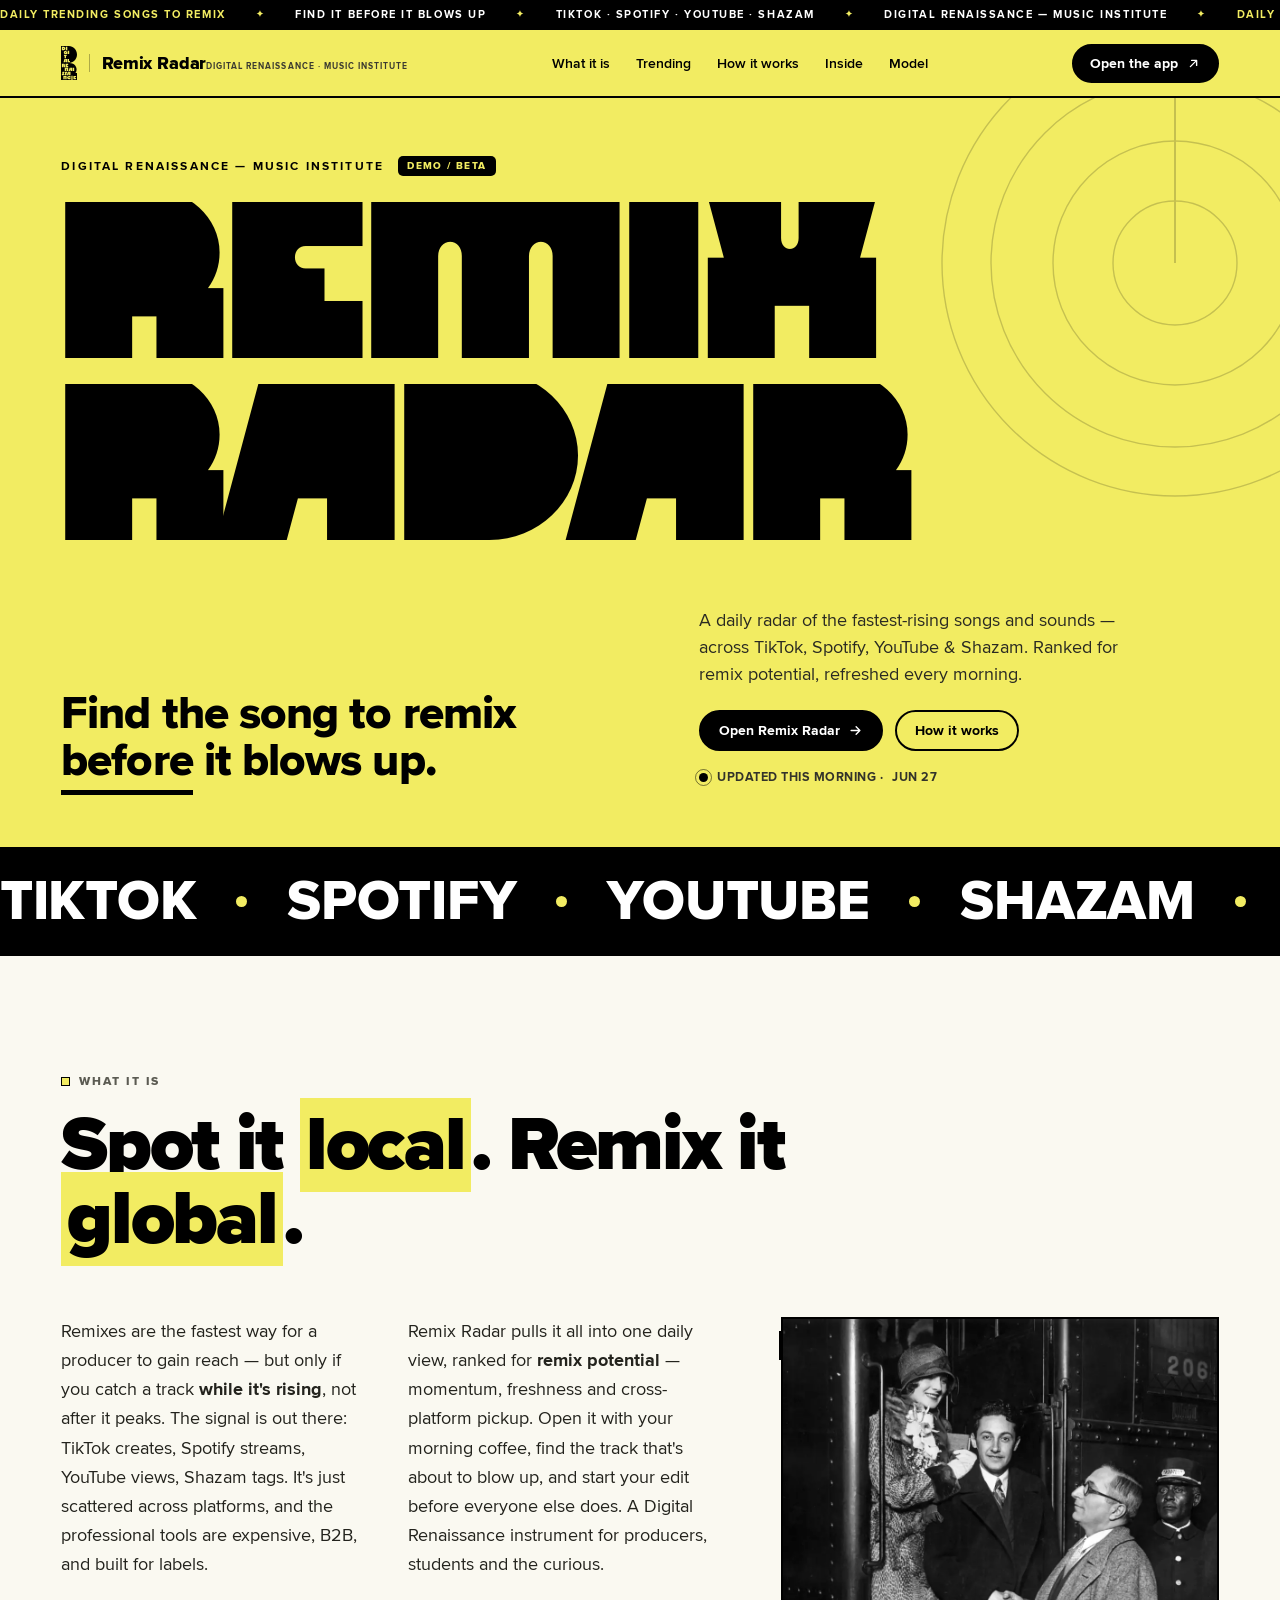
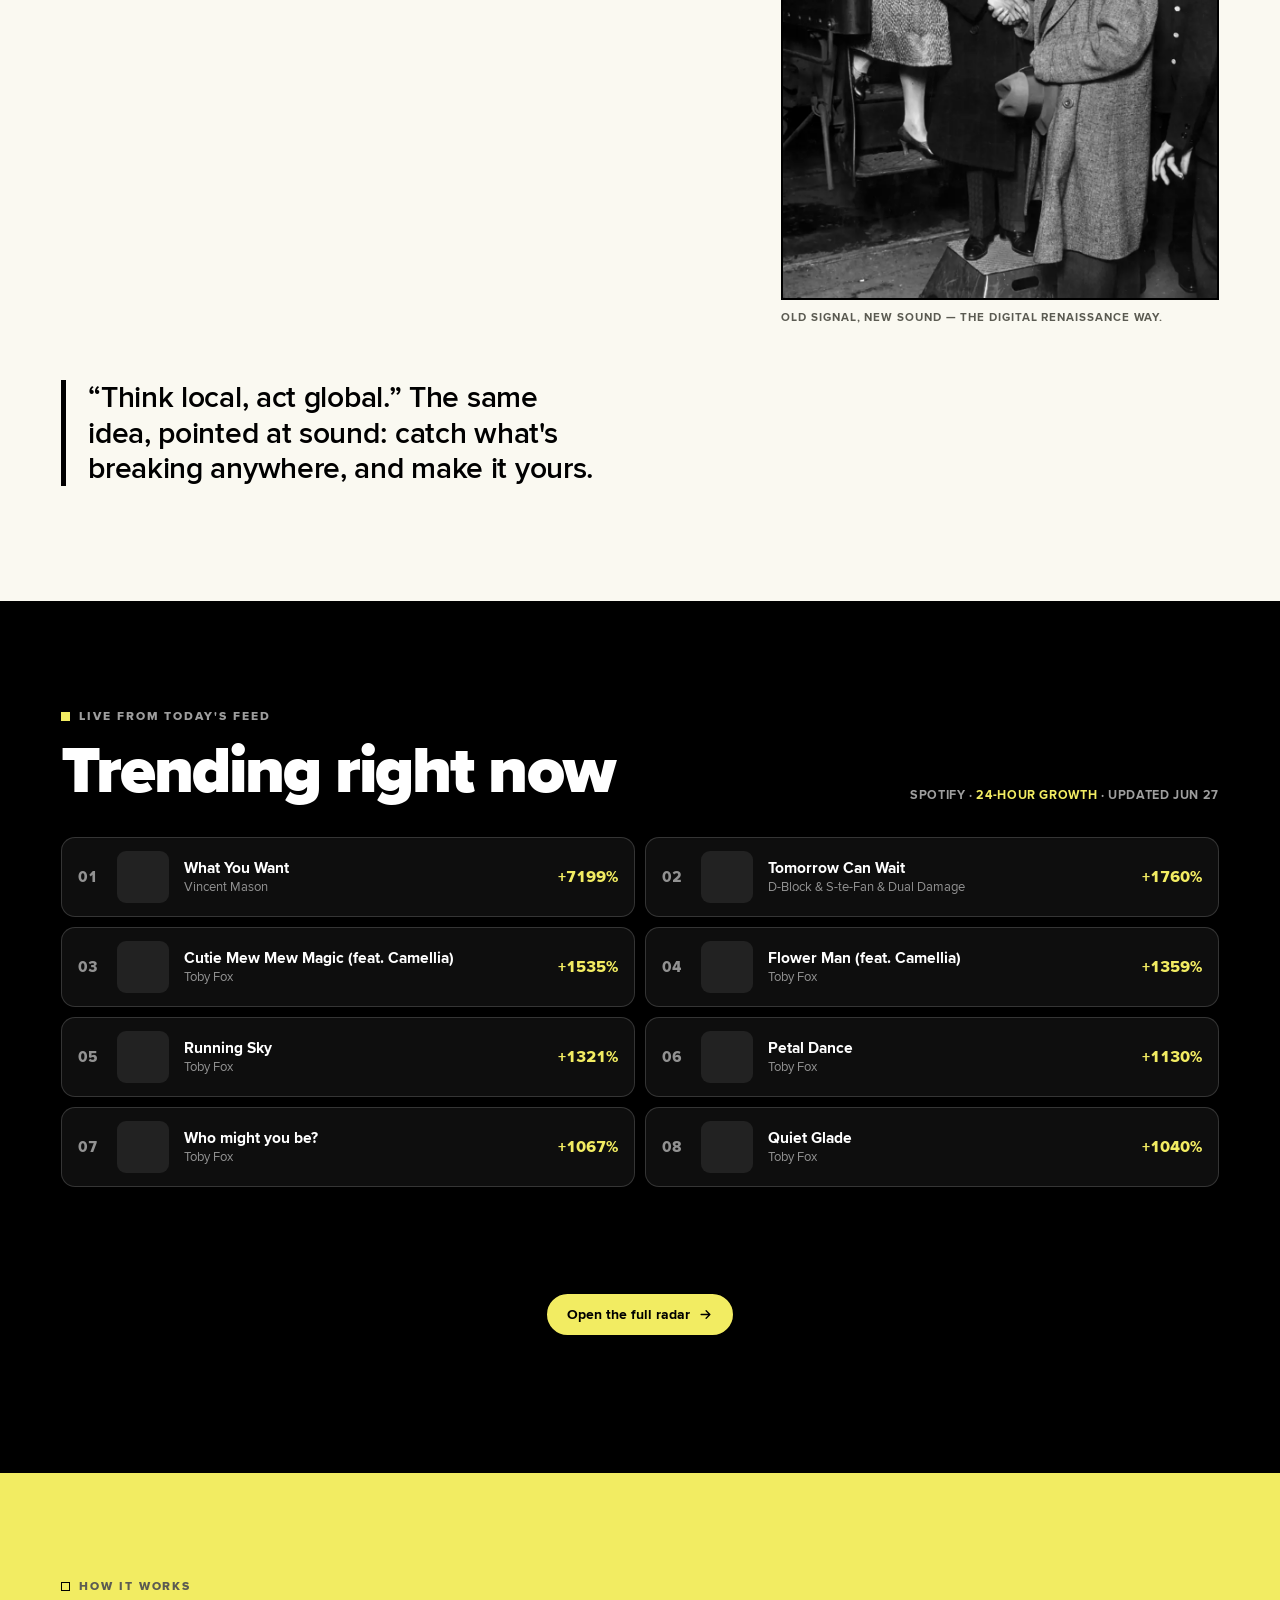
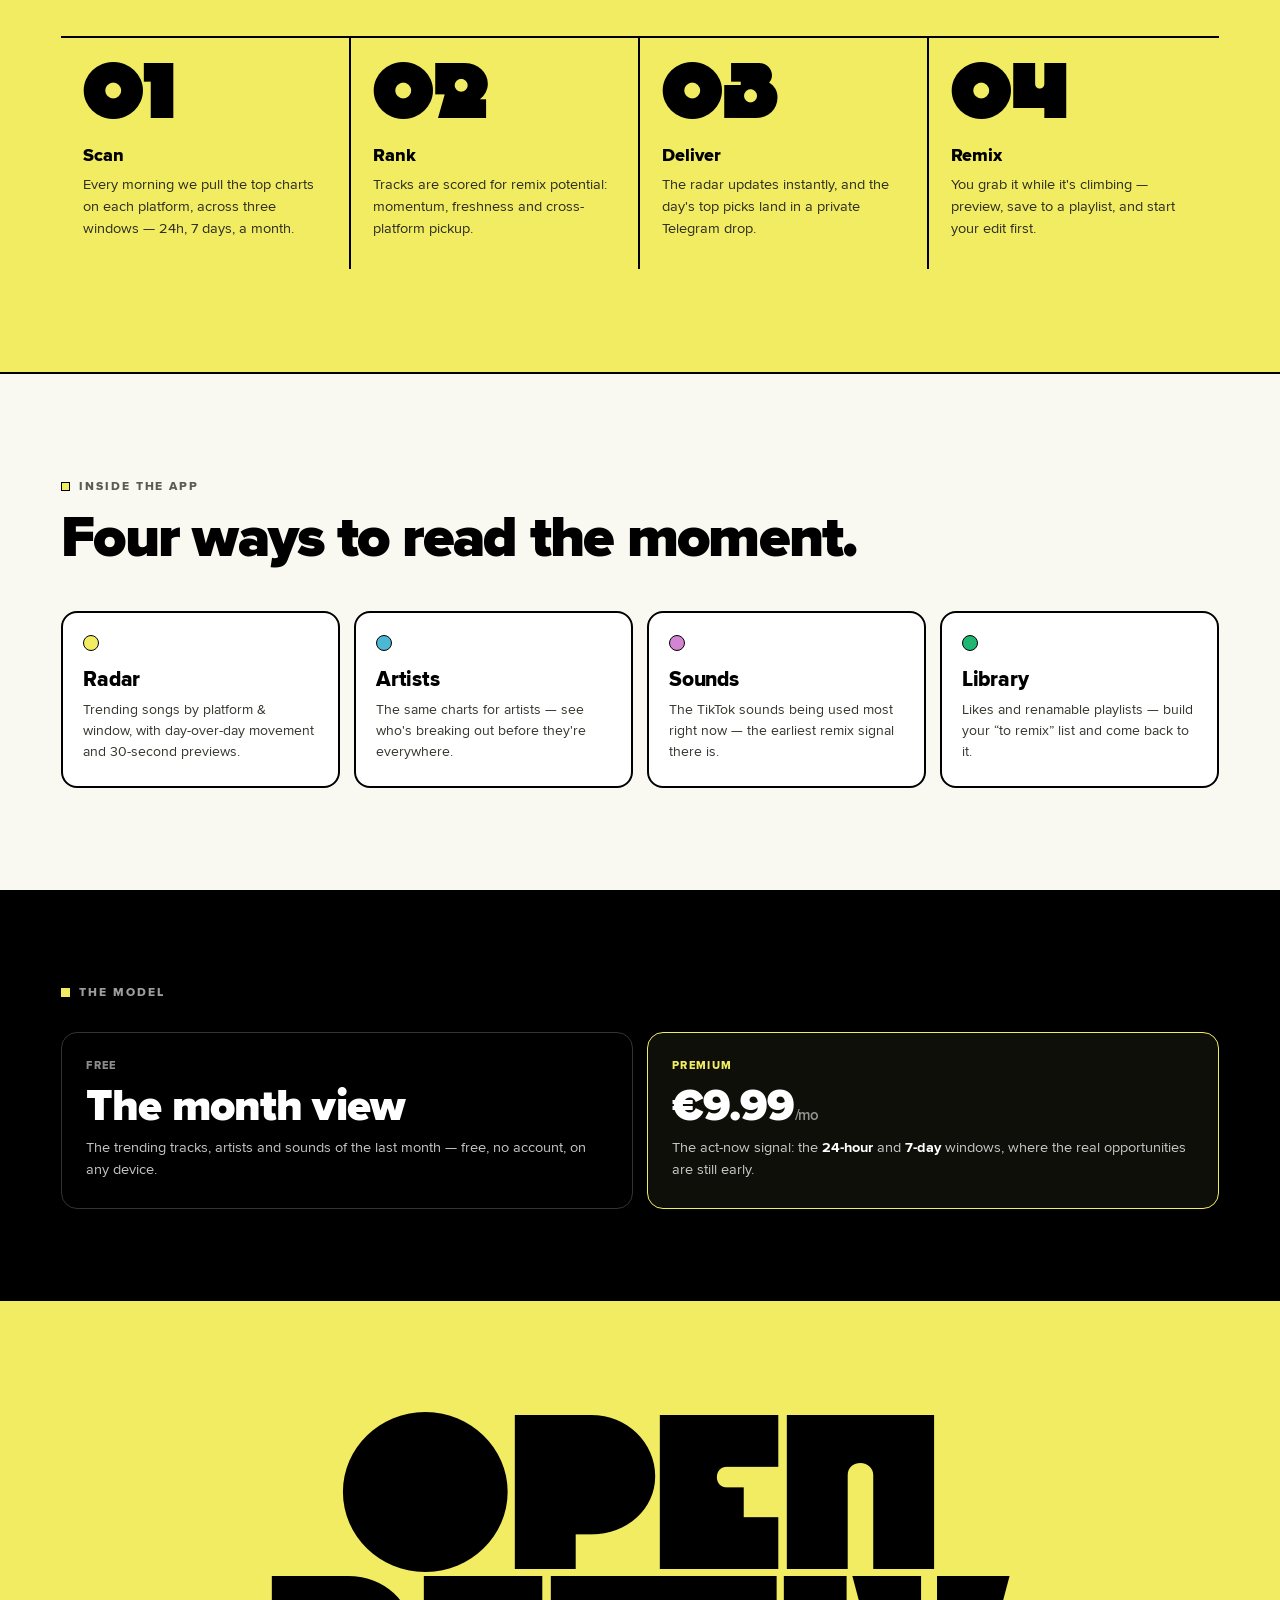
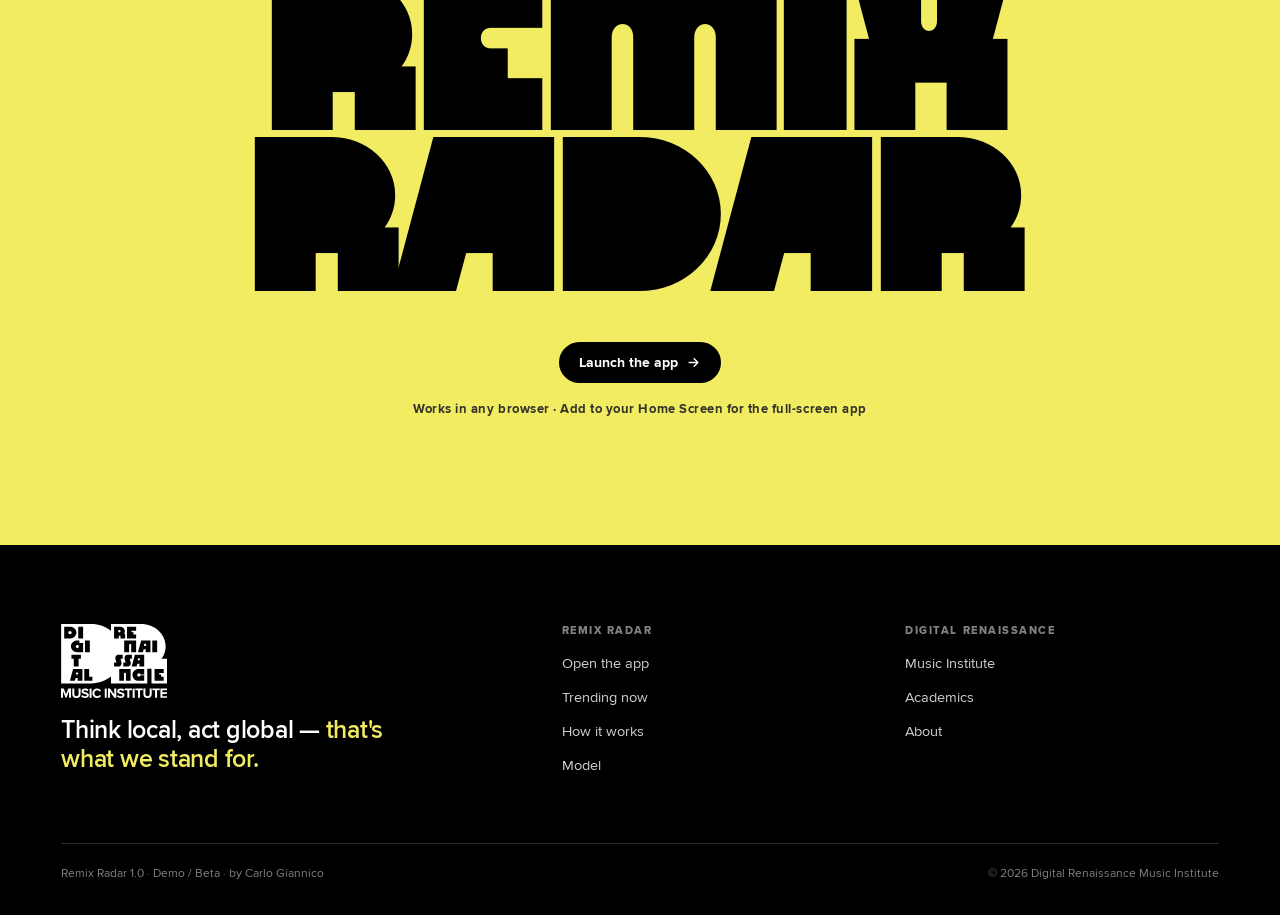
<file: index.html>
<!DOCTYPE html>
<html lang="en">
<head>
<meta charset="utf-8" />
<meta name="viewport" content="width=device-width, initial-scale=1, viewport-fit=cover" />
<title>Remix Radar — Digital Renaissance Music Institute</title>
<meta name="description" content="A daily radar of the fastest-rising songs and sounds to remix — across TikTok, Spotify, YouTube and Shazam. By the Digital Renaissance Music Institute." />
<meta name="theme-color" content="#F2EC62" />
<meta name="apple-mobile-web-app-title" content="Remix Radar" />
<link rel="icon" href="./brand/webclip.png" sizes="any" />
<link rel="apple-touch-icon" href="./brand/webclip.png" />
<meta property="og:type" content="website" />
<meta property="og:title" content="Remix Radar — find the song to remix before it blows up" />
<meta property="og:description" content="The day's fastest-rising songs and sounds to remix, across TikTok, Spotify, YouTube & Shazam. A Digital Renaissance Music Institute demo." />
<meta property="og:image" content="https://carlogiannicomusic.github.io/chartex-remix-radar-feed/brand/og.png" />
<meta property="og:image:width" content="1201" />
<meta property="og:image:height" content="601" />
<meta name="twitter:card" content="summary_large_image" />

<!-- If launched as the installed app, skip the marketing page and open the tool. -->
<script>
  try{ if (window.matchMedia('(display-mode: standalone)').matches || window.navigator.standalone === true){ location.replace('./app.html' + location.search + location.hash); } }catch(e){}
</script>

<!-- Official Digital Renaissance web fonts: Megazoid + Proxima Nova (self-hosted) -->
<link rel="preload" as="font" type="font/woff2" crossorigin href="./brand/fonts/Megazoid-Fill.woff2" />
<link rel="preload" as="font" type="font/woff2" crossorigin href="./brand/fonts/ProximaNova-Bold.woff2" />
<link rel="stylesheet" href="./brand/fonts.css" />

<style>
:root{
  /* Official DR palette (brandbook): yellow + black primary; bright group secondary */
  --yellow:#F2EC62; --byellow:#FFFF37; --ink:#000000; --paper:#FAF9F1; --paper2:#EEEDE1;
  --muted:#5b5b52;
  --blue:#4DB8D3; --peach:#F39A76; --purple:#D384D2; --green:#20B573;
  --display:'Megazoid Fill','Arial Black',Impact,sans-serif;
  --display2:'Megazoid','Arial Black',Impact,sans-serif;
  --body:'Proxima Nova','Avenir Next','Helvetica Neue',Arial,sans-serif;
  --maxw:1260px;
}
*{box-sizing:border-box;margin:0;padding:0;-webkit-tap-highlight-color:transparent;}
html{scroll-behavior:smooth;}
body{font-family:var(--body);background:var(--paper);color:var(--ink);font-weight:400;
  -webkit-font-smoothing:antialiased;text-rendering:optimizeLegibility;overflow-x:hidden;}
a{color:inherit;text-decoration:none;}
img{max-width:100%;display:block;}
.wrap{max-width:var(--maxw);margin:0 auto;padding:0 clamp(18px,4vw,52px);}
section{position:relative;}

/* ---------- ticker ---------- */
.ticker{background:var(--ink);color:#fff;overflow:hidden;white-space:nowrap;border-bottom:1.5px solid var(--ink);}
.ticker .track{display:inline-flex;align-items:center;gap:30px;padding:8px 0;animation:tick 30s linear infinite;will-change:transform;}
.ticker span{font-size:11px;font-weight:700;letter-spacing:.14em;text-transform:uppercase;display:inline-flex;align-items:center;gap:30px;}
.ticker b{color:var(--yellow);}
.ticker i{color:var(--yellow);font-style:normal;font-size:9px;}
@keyframes tick{to{transform:translateX(-50%);}}

/* ---------- nav ---------- */
.nav{position:sticky;top:0;z-index:50;background:var(--yellow);border-bottom:2px solid var(--ink);}
.nav .wrap{display:flex;align-items:center;justify-content:space-between;gap:18px;height:66px;}
.brand{display:flex;align-items:center;gap:12px;}
.brand .mark{height:34px;width:auto;}
.brand .bt{line-height:1.04;padding-left:12px;border-left:1.5px solid rgba(0,0,0,.28);}
.brand .bt .wm{font-weight:800;font-size:18px;letter-spacing:-.01em;}
.brand .bt .inst{font-size:8.5px;font-weight:700;letter-spacing:.12em;text-transform:uppercase;color:#3a3a30;}
.nav .links{display:flex;align-items:center;gap:26px;}
.nav .links a{font-size:14px;font-weight:600;position:relative;padding:4px 0;}
.nav .links a::after{content:"";position:absolute;left:0;right:100%;bottom:0;height:2px;background:var(--ink);transition:right .28s ease;}
.nav .links a:hover::after{right:0;}
.btn{display:inline-flex;align-items:center;gap:8px;font-family:var(--body);font-weight:700;font-size:14px;
  cursor:pointer;border:2px solid var(--ink);padding:10px 18px;border-radius:999px;
  transition:transform .15s ease,background .2s ease,color .2s ease;}
.btn svg{width:15px;height:15px;}
.btn-ink{background:var(--ink);color:#fff;}
.btn-ink:hover{background:transparent;color:var(--ink);transform:translateY(-1px);}
.btn-ghost{background:transparent;color:var(--ink);}
.btn-ghost:hover{background:var(--ink);color:#fff;transform:translateY(-1px);}
.btn-yellow{background:var(--yellow);color:var(--ink);border-color:var(--yellow);}
.btn-yellow:hover{background:#fff;border-color:#fff;}
.nav .btn{padding:9px 16px;}

/* ---------- hero ---------- */
.hero{position:relative;background:var(--yellow);color:var(--ink);padding:clamp(26px,5vw,58px) 0 clamp(34px,5vw,62px);overflow:hidden;}
.hero-top{display:flex;align-items:center;gap:14px;flex-wrap:wrap;margin-bottom:clamp(12px,2.6vw,26px);}
.kicker{font-size:12px;font-weight:700;letter-spacing:.18em;text-transform:uppercase;}
.demo{font-size:10px;font-weight:800;letter-spacing:.14em;text-transform:uppercase;background:var(--ink);color:var(--yellow);padding:4px 9px;border-radius:5px;}
.giant{font-family:var(--display);font-weight:400;text-transform:uppercase;line-height:.86;letter-spacing:.005em;font-size:clamp(54px,16.5vw,288px);overflow-wrap:break-word;}
.giant .line{display:block;overflow:hidden;}
.giant .line>span{display:block;transform:translateY(112%);animation:rise 1s cubic-bezier(.19,1,.22,1) forwards;}
.giant .line:nth-child(2)>span{animation-delay:.12s;}
@keyframes rise{to{transform:translateY(0);}}
.hero-foot{display:grid;grid-template-columns:1.05fr .95fr;gap:clamp(22px,5vw,70px);align-items:end;margin-top:clamp(22px,4vw,42px);}
.lede{font-weight:800;font-size:clamp(23px,5vw,46px);line-height:1.02;letter-spacing:-.02em;overflow-wrap:break-word;}
.lede em{font-style:normal;border-bottom:5px solid var(--ink);padding-bottom:1px;}
.hero-right .sub{font-size:clamp(15px,1.5vw,18px);line-height:1.5;color:#2a2a22;max-width:42ch;}
.cta-row{display:flex;gap:12px;flex-wrap:wrap;margin-top:22px;}
.liveline{display:flex;align-items:center;gap:9px;margin-top:18px;font-size:12.5px;font-weight:700;letter-spacing:.04em;color:#33332a;text-transform:uppercase;}
.pulse{width:9px;height:9px;border-radius:50%;background:var(--ink);position:relative;}
.pulse::after{content:"";position:absolute;inset:-4px;border-radius:50%;border:1.5px solid var(--ink);opacity:.5;animation:pulse 1.8s ease-out infinite;}
@keyframes pulse{0%{transform:scale(.6);opacity:.6;}100%{transform:scale(1.8);opacity:0;}}
.radar-deco{position:absolute;top:-70px;right:-130px;width:470px;height:470px;pointer-events:none;opacity:.18;}
.radar-deco circle{fill:none;stroke:var(--ink);stroke-width:1.4;}
.radar-deco .sweep{transform-origin:235px 235px;animation:spin 6s linear infinite;}
@keyframes spin{to{transform:rotate(360deg);}}

/* ---------- platform band ---------- */
.band{background:var(--ink);color:#fff;overflow:hidden;border-top:2px solid var(--ink);border-bottom:2px solid var(--ink);}
.band .track{display:inline-flex;align-items:center;gap:40px;white-space:nowrap;padding:18px 0;animation:tick 32s linear infinite;}
.band .track>span{display:inline-flex;align-items:center;gap:40px;font-weight:800;text-transform:uppercase;font-size:clamp(26px,4.4vw,56px);letter-spacing:-.005em;}
.band .dot{width:11px;height:11px;border-radius:50%;background:var(--yellow);flex:none;}
.band .o{color:transparent;-webkit-text-stroke:1.4px rgba(255,255,255,.5);}

/* ---------- eyebrow ---------- */
.eyebrow{display:inline-flex;align-items:center;gap:9px;font-size:12px;font-weight:800;letter-spacing:.16em;text-transform:uppercase;color:var(--muted);}
.eyebrow .sq{width:9px;height:9px;background:var(--yellow);border:1.5px solid var(--ink);}
.dark .eyebrow{color:rgba(255,255,255,.62);}
.dark .eyebrow .sq{background:var(--yellow);border-color:var(--yellow);}

/* ---------- about ---------- */
.about{background:var(--paper);padding:clamp(60px,9vw,128px) 0;border-bottom:2px solid var(--ink);}
.about h2{font-weight:900;font-size:clamp(34px,6vw,80px);line-height:.96;letter-spacing:-.03em;margin:18px 0 0;max-width:16ch;}
.about h2 .hl{background:var(--yellow);box-decoration-break:clone;-webkit-box-decoration-break:clone;padding:0 .08em;}
.about .grid{display:grid;grid-template-columns:1.35fr .9fr;gap:clamp(26px,5vw,64px);margin-top:clamp(34px,5vw,60px);align-items:start;}
.about .cols{display:grid;grid-template-columns:1fr 1fr;gap:clamp(20px,3vw,40px);}
.about .cols p{font-size:clamp(15px,1.5vw,18px);line-height:1.62;color:#23231d;}
.about .cols p b{font-weight:700;}
.figure{position:relative;}
.figure img{width:100%;height:100%;object-fit:cover;border:2px solid var(--ink);filter:grayscale(1) contrast(1.04);aspect-ratio:3/4;}
.figure .cap{font-size:11.5px;font-weight:700;letter-spacing:.08em;text-transform:uppercase;color:var(--muted);margin-top:10px;}
.figure .tab{position:absolute;top:14px;left:-2px;background:var(--yellow);border:2px solid var(--ink);font-weight:800;font-size:11px;letter-spacing:.1em;text-transform:uppercase;padding:6px 12px;}
.pull{font-weight:600;font-size:clamp(20px,2.4vw,30px);line-height:1.18;letter-spacing:-.01em;border-left:5px solid var(--ink);padding-left:22px;margin-top:clamp(34px,5vw,56px);max-width:30ch;}

/* ---------- trending (live) ---------- */
.dark{background:var(--ink);color:#fff;}
.trending{padding:clamp(56px,8vw,116px) 0;border-bottom:2px solid var(--ink);}
.trending .head{display:flex;align-items:flex-end;justify-content:space-between;gap:20px;flex-wrap:wrap;margin-bottom:34px;}
.trending h2{font-weight:900;font-size:clamp(32px,5.2vw,66px);line-height:.96;letter-spacing:-.03em;margin-top:14px;}
.trending .meta{font-size:12.5px;font-weight:700;letter-spacing:.05em;color:rgba(255,255,255,.62);text-transform:uppercase;}
.trending .meta b{color:var(--yellow);}
.tgrid{display:grid;grid-template-columns:repeat(2,1fr);gap:10px;}
.tr-card{display:flex;align-items:center;gap:15px;padding:13px 16px;border:1.5px solid rgba(255,255,255,.16);border-radius:14px;background:#0e0e0e;transition:border-color .2s,background .2s,transform .2s;}
.tr-card:hover{border-color:var(--yellow);background:#151510;transform:translateY(-2px);}
.tr-rank{font-weight:800;font-size:15px;width:24px;color:rgba(255,255,255,.55);font-variant-numeric:tabular-nums;flex:none;}
.tr-art{width:52px;height:52px;border-radius:9px;background:#222 center/cover no-repeat;flex:none;}
.tr-meta{flex:1;min-width:0;}
.tr-name{display:block;font-weight:700;font-size:15.5px;white-space:nowrap;overflow:hidden;text-overflow:ellipsis;}
.tr-art2{display:block;font-size:13px;color:rgba(255,255,255,.55);white-space:nowrap;overflow:hidden;text-overflow:ellipsis;margin-top:1px;}
.tr-g{font-weight:800;font-size:16px;color:rgba(255,255,255,.5);font-variant-numeric:tabular-nums;flex:none;}
.tr-g.up{color:var(--yellow);}
.tr-fallback{grid-column:1/-1;padding:30px;text-align:center;color:rgba(255,255,255,.7);border:1.5px dashed rgba(255,255,255,.2);border-radius:14px;}
.tr-fallback a{color:var(--yellow);font-weight:700;}
.tr-skeleton{height:80px;border-radius:14px;background:linear-gradient(100deg,#101010 30%,#1a1a1a 50%,#101010 70%);background-size:200% 100%;animation:sk 1.3s linear infinite;}
@keyframes sk{to{background-position:-200% 0;}}
.trending .foot{margin-top:30px;display:flex;justify-content:center;}

/* ---------- how ---------- */
.how{background:var(--yellow);color:var(--ink);padding:clamp(56px,8vw,116px) 0;border-bottom:2px solid var(--ink);}
.steps{display:grid;grid-template-columns:repeat(4,1fr);gap:0;margin-top:40px;border-top:2px solid var(--ink);}
.step{padding:26px 22px 30px;border-right:2px solid var(--ink);}
.step:last-child{border-right:none;}
.step .n{font-family:var(--display2);font-weight:400;font-size:clamp(46px,5.4vw,82px);line-height:.96;}
.step h3{font-size:18px;font-weight:800;margin:14px 0 8px;}
.step p{font-size:14.5px;line-height:1.5;color:#2a2a20;}

/* ---------- inside ---------- */
.inside{background:var(--paper);padding:clamp(56px,8vw,116px) 0;border-bottom:2px solid var(--ink);}
.inside h2{font-weight:900;font-size:clamp(30px,4.6vw,58px);line-height:.98;letter-spacing:-.03em;margin-top:14px;}
.feat{display:grid;grid-template-columns:repeat(4,1fr);gap:14px;margin-top:44px;}
.card{border:2px solid var(--ink);border-radius:16px;padding:22px 20px 24px;background:#fff;transition:transform .2s,box-shadow .2s;}
.card:hover{transform:translateY(-4px);box-shadow:7px 7px 0 var(--ink);}
.card .cdot{width:16px;height:16px;border-radius:50%;margin-bottom:16px;border:1.5px solid var(--ink);}
.card h3{font-weight:800;font-size:21px;letter-spacing:-.01em;margin-bottom:7px;}
.card p{font-size:14px;line-height:1.5;color:#33332a;}

/* ---------- model ---------- */
.model{background:var(--ink);color:#fff;padding:clamp(50px,7vw,98px) 0;border-bottom:2px solid var(--ink);}
.model .row{display:grid;grid-template-columns:1fr 1fr;gap:14px;margin-top:30px;}
.plan{border:1.5px solid rgba(255,255,255,.2);border-radius:16px;padding:26px 24px;}
.plan.pro{border-color:var(--yellow);background:#0f0f0a;}
.plan .tag{font-size:11px;font-weight:800;letter-spacing:.12em;text-transform:uppercase;color:rgba(255,255,255,.55);}
.plan.pro .tag{color:var(--yellow);}
.plan .price{font-weight:900;font-size:clamp(30px,4vw,44px);margin:8px 0 4px;letter-spacing:-.02em;}
.plan .price small{font-size:15px;font-weight:600;color:rgba(255,255,255,.55);}
.plan p{font-size:14.5px;line-height:1.55;color:rgba(255,255,255,.78);}

/* ---------- final cta ---------- */
.final{background:var(--yellow);color:var(--ink);padding:clamp(64px,10vw,148px) 0;text-align:center;border-bottom:2px solid var(--ink);overflow:hidden;}
.final h2{font-family:var(--display);font-weight:400;text-transform:uppercase;letter-spacing:.005em;line-height:.84;font-size:clamp(50px,15vw,240px);overflow-wrap:break-word;}
.final .cta-row{justify-content:center;margin-top:30px;}
.final .hint{margin-top:18px;font-size:13px;font-weight:700;letter-spacing:.04em;color:#33332a;}

/* ---------- footer ---------- */
.foot{background:var(--ink);color:#fff;padding:clamp(48px,6vw,78px) 0 34px;}
.foot .top{display:grid;grid-template-columns:1.5fr 1fr 1fr;gap:30px;align-items:start;}
.foot .siglogo{height:74px;width:auto;margin-bottom:18px;}
.foot .think{font-weight:600;font-size:clamp(18px,2vw,25px);line-height:1.14;letter-spacing:-.01em;max-width:22ch;}
.foot .think .y{color:var(--yellow);}
.foot h4{font-size:11px;font-weight:800;letter-spacing:.14em;text-transform:uppercase;color:rgba(255,255,255,.5);margin-bottom:14px;}
.foot ul{list-style:none;}
.foot li{margin-bottom:9px;}
.foot li a{font-size:14.5px;color:rgba(255,255,255,.82);display:inline-block;padding:4px 0;}
.foot li a:hover{color:var(--yellow);}
.foot .bottom{display:flex;align-items:center;justify-content:space-between;gap:16px;flex-wrap:wrap;margin-top:clamp(34px,5vw,56px);padding-top:22px;border-top:1px solid rgba(255,255,255,.16);font-size:12px;color:rgba(255,255,255,.5);}

/* ---------- focus + overflow guards ---------- */
a:focus-visible,.btn:focus-visible{outline:3px solid #000;outline-offset:3px;border-radius:4px;}
.dark a:focus-visible,.dark .btn:focus-visible,.foot a:focus-visible,.btn-ink:focus-visible,.btn-yellow:focus-visible{outline-color:var(--yellow);}
.step,.card,.cols,.plan,.tr-card,.tr-meta,.hero-right,.about .grid,.feat{min-width:0;}

/* ---------- reveal ---------- */
.reveal{opacity:0;transform:translateY(22px);transition:opacity .7s cubic-bezier(.2,.7,.2,1),transform .7s cubic-bezier(.2,.7,.2,1);transition-delay:var(--d,0ms);}
.reveal.in{opacity:1;transform:none;}
@media (prefers-reduced-motion:reduce){.reveal{opacity:1;transform:none;}.giant .line>span{animation:none;transform:none;}.ticker .track,.band .track{animation:none;}.radar-deco .sweep{animation:none;}.pulse::after{animation:none;}.tr-skeleton{animation:none;}}

/* ---------- responsive ---------- */
@media (max-width:880px){
  .nav .links{display:none;}
  .radar-deco{right:-50px;width:320px;height:320px;top:-30px;}
  .hero-foot{grid-template-columns:1fr;gap:26px;align-items:start;}
  .about h2{max-width:none;}
  .about .grid{grid-template-columns:1fr;}
  .about .cols{grid-template-columns:1fr 1fr;}
  .figure img{aspect-ratio:16/10;}
  .tgrid{grid-template-columns:1fr;}
  .steps{grid-template-columns:1fr 1fr;}
  .step:nth-child(2){border-right:none;}
  .step:nth-child(1),.step:nth-child(2){border-bottom:2px solid var(--ink);}
  .feat{grid-template-columns:1fr 1fr;}
  .model .row{grid-template-columns:1fr;}
  .foot .top{grid-template-columns:1fr;gap:26px;}
}
@media (max-width:520px){
  .about .cols{grid-template-columns:1fr;}
  .feat{grid-template-columns:1fr;}
  .steps{grid-template-columns:1fr;}
  .step{border-right:none;border-bottom:2px solid var(--ink);}
  .step:last-child{border-bottom:none;}
  .brand .bt .inst{display:none;}
}
</style>
</head>
<body>

<div class="ticker" aria-hidden="true">
  <div class="track">
    <span><b>Daily trending songs to remix</b> <i>✦</i> Find it before it blows up <i>✦</i> TikTok · Spotify · YouTube · Shazam <i>✦</i> Digital Renaissance — Music Institute <i>✦</i></span>
    <span><b>Daily trending songs to remix</b> <i>✦</i> Find it before it blows up <i>✦</i> TikTok · Spotify · YouTube · Shazam <i>✦</i> Digital Renaissance — Music Institute <i>✦</i></span>
  </div>
</div>

<nav class="nav">
  <div class="wrap">
    <a class="brand" href="#top" aria-label="Remix Radar — Digital Renaissance Music Institute">
      <img class="mark" src="./brand/dr-mark-black.svg" alt="" />
      <span class="bt"><span class="wm">Remix Radar</span><span class="inst">Digital Renaissance · Music Institute</span></span>
    </a>
    <div class="links">
      <a href="#about">What it is</a>
      <a href="#trending">Trending</a>
      <a href="#how">How it works</a>
      <a href="#inside">Inside</a>
      <a href="#model">Model</a>
    </div>
    <a class="btn btn-ink" href="./app.html">Open the app
      <svg viewBox="0 0 24 24" fill="none" stroke="currentColor" stroke-width="2.2" stroke-linecap="round" stroke-linejoin="round"><path d="M7 17 17 7M9 7h8v8"/></svg>
    </a>
  </div>
</nav>

<header class="hero" id="top">
  <svg class="radar-deco" viewBox="0 0 470 470" aria-hidden="true">
    <circle cx="235" cy="235" r="62"/><circle cx="235" cy="235" r="122"/><circle cx="235" cy="235" r="184"/><circle cx="235" cy="235" r="233"/>
    <g class="sweep"><line x1="235" y1="235" x2="235" y2="6" stroke="#000" stroke-width="2"/></g>
  </svg>
  <div class="wrap">
    <div class="hero-top">
      <span class="kicker">Digital Renaissance — Music Institute</span>
      <span class="demo">Demo / Beta</span>
    </div>
    <h1 class="giant">
      <span class="line"><span>Remix</span></span>
      <span class="line"><span>Radar</span></span>
    </h1>
    <div class="hero-foot">
      <p class="lede">Find the song to remix <em>before</em> it blows up.</p>
      <div class="hero-right">
        <p class="sub">A daily radar of the fastest-rising songs and sounds — across TikTok, Spotify, YouTube &amp; Shazam. Ranked for remix potential, refreshed every morning.</p>
        <div class="cta-row">
          <a class="btn btn-ink" href="./app.html">Open Remix Radar
            <svg viewBox="0 0 24 24" fill="none" stroke="currentColor" stroke-width="2.2" stroke-linecap="round" stroke-linejoin="round"><path d="M5 12h14M13 6l6 6-6 6"/></svg>
          </a>
          <a class="btn btn-ghost" href="#how">How it works</a>
        </div>
        <p class="liveline"><span class="pulse"></span> Updated this morning · <span id="feed-date">live</span></p>
      </div>
    </div>
  </div>
</header>

<section class="band" aria-hidden="true">
  <div class="track">
    <span>TikTok <i class="dot"></i> Spotify <i class="dot"></i> YouTube <i class="dot"></i> Shazam <i class="dot"></i> <em class="o">Remix Radar</em> <i class="dot"></i></span>
    <span>TikTok <i class="dot"></i> Spotify <i class="dot"></i> YouTube <i class="dot"></i> Shazam <i class="dot"></i> <em class="o">Remix Radar</em> <i class="dot"></i></span>
  </div>
</section>

<section class="about" id="about">
  <div class="wrap">
    <span class="eyebrow reveal"><span class="sq"></span> What it is</span>
    <h2 class="reveal" style="--d:60ms">Spot it <span class="hl">local</span>. Remix it <span class="hl">global</span>.</h2>
    <div class="grid">
      <div class="cols">
        <p class="reveal" style="--d:120ms">Remixes are the fastest way for a producer to gain reach — but only if you catch a track <b>while it's rising</b>, not after it peaks. The signal is out there: TikTok creates, Spotify streams, YouTube views, Shazam tags. It's just scattered across platforms, and the professional tools are expensive, B2B, and built for labels.</p>
        <p class="reveal" style="--d:180ms">Remix Radar pulls it all into one daily view, ranked for <b>remix potential</b> — momentum, freshness and cross-platform pickup. Open it with your morning coffee, find the track that's about to blow up, and start your edit before everyone else does. A Digital Renaissance instrument for producers, students and the curious.</p>
      </div>
      <figure class="figure reveal" style="--d:160ms">
        <span class="tab">Since always</span>
        <img src="./brand/photo-archival.webp" alt="Archival photograph — Digital Renaissance" loading="lazy" />
        <figcaption class="cap">Old signal, new sound — the Digital Renaissance way.</figcaption>
      </figure>
    </div>
    <p class="pull reveal" style="--d:120ms">“Think local, act global.” The same idea, pointed at sound: catch what's breaking anywhere, and make it yours.</p>
  </div>
</section>

<section class="trending dark" id="trending">
  <div class="wrap">
    <div class="head">
      <div>
        <span class="eyebrow reveal"><span class="sq"></span> Live from today's feed</span>
        <h2 class="reveal" style="--d:60ms">Trending right now</h2>
      </div>
      <div class="meta reveal" style="--d:120ms" id="trending-label">Spotify · <b>24-hour growth</b> · <span id="feed-date2">updating…</span></div>
    </div>
    <div class="tgrid" id="trending-grid">
      <div class="tr-skeleton"></div><div class="tr-skeleton"></div><div class="tr-skeleton"></div>
      <div class="tr-skeleton"></div><div class="tr-skeleton"></div><div class="tr-skeleton"></div>
    </div>
    <div class="foot">
      <a class="btn btn-yellow" href="./app.html">Open the full radar
        <svg viewBox="0 0 24 24" fill="none" stroke="currentColor" stroke-width="2.2" stroke-linecap="round" stroke-linejoin="round"><path d="M5 12h14M13 6l6 6-6 6"/></svg>
      </a>
    </div>
  </div>
</section>

<section class="how" id="how">
  <div class="wrap">
    <span class="eyebrow reveal"><span class="sq"></span> How it works</span>
    <div class="steps">
      <div class="step reveal"><div class="n">01</div><h3>Scan</h3><p>Every morning we pull the top charts on each platform, across three windows — 24h, 7 days, a month.</p></div>
      <div class="step reveal" style="--d:80ms"><div class="n">02</div><h3>Rank</h3><p>Tracks are scored for remix potential: momentum, freshness and cross-platform pickup.</p></div>
      <div class="step reveal" style="--d:160ms"><div class="n">03</div><h3>Deliver</h3><p>The radar updates instantly, and the day's top picks land in a private Telegram drop.</p></div>
      <div class="step reveal" style="--d:240ms"><div class="n">04</div><h3>Remix</h3><p>You grab it while it's climbing — preview, save to a playlist, and start your edit first.</p></div>
    </div>
  </div>
</section>

<section class="inside" id="inside">
  <div class="wrap">
    <span class="eyebrow reveal"><span class="sq"></span> Inside the app</span>
    <h2 class="reveal" style="--d:60ms">Four ways to read the moment.</h2>
    <div class="feat">
      <div class="card reveal"><div class="cdot" style="background:var(--yellow)"></div><h3>Radar</h3><p>Trending songs by platform &amp; window, with day-over-day movement and 30-second previews.</p></div>
      <div class="card reveal" style="--d:80ms"><div class="cdot" style="background:var(--blue)"></div><h3>Artists</h3><p>The same charts for artists — see who's breaking out before they're everywhere.</p></div>
      <div class="card reveal" style="--d:160ms"><div class="cdot" style="background:var(--purple)"></div><h3>Sounds</h3><p>The TikTok sounds being used most right now — the earliest remix signal there is.</p></div>
      <div class="card reveal" style="--d:240ms"><div class="cdot" style="background:var(--green)"></div><h3>Library</h3><p>Likes and renamable playlists — build your “to remix” list and come back to it.</p></div>
    </div>
  </div>
</section>

<section class="model dark" id="model">
  <div class="wrap">
    <span class="eyebrow reveal"><span class="sq"></span> The model</span>
    <div class="row">
      <div class="plan reveal"><div class="tag">Free</div><div class="price">The month view</div><p>The trending tracks, artists and sounds of the last month — free, no account, on any device.</p></div>
      <div class="plan pro reveal" style="--d:80ms"><div class="tag">Premium</div><div class="price">€9.99<small>/mo</small></div><p>The act-now signal: the <b style="color:#fff">24-hour</b> and <b style="color:#fff">7-day</b> windows, where the real opportunities are still early.</p></div>
    </div>
  </div>
</section>

<section class="final">
  <div class="wrap">
    <h2 class="reveal">Open<br>Remix<br>Radar</h2>
    <div class="cta-row">
      <a class="btn btn-ink" href="./app.html">Launch the app
        <svg viewBox="0 0 24 24" fill="none" stroke="currentColor" stroke-width="2.2" stroke-linecap="round" stroke-linejoin="round"><path d="M5 12h14M13 6l6 6-6 6"/></svg>
      </a>
    </div>
    <p class="hint">Works in any browser · Add to your Home Screen for the full-screen app</p>
  </div>
</section>

<footer class="foot">
  <div class="wrap">
    <div class="top">
      <div>
        <img class="siglogo" src="./brand/dr-music-institute-white.svg" alt="Digital Renaissance Music Institute" />
        <div class="think">Think local, act&nbsp;global — <span class="y">that's what we stand&nbsp;for.</span></div>
      </div>
      <div>
        <h4>Remix Radar</h4>
        <ul>
          <li><a href="./app.html">Open the app</a></li>
          <li><a href="#trending">Trending now</a></li>
          <li><a href="#how">How it works</a></li>
          <li><a href="#model">Model</a></li>
        </ul>
      </div>
      <div>
        <h4>Digital Renaissance</h4>
        <ul>
          <li><a href="https://www.digitalrenaissance.education/" target="_blank" rel="noopener">Music Institute</a></li>
          <li><a href="https://www.digitalrenaissance.education/" target="_blank" rel="noopener">Academics</a></li>
          <li><a href="https://www.digitalrenaissance.education/" target="_blank" rel="noopener">About</a></li>
        </ul>
      </div>
    </div>
    <div class="bottom">
      <span>Remix Radar 1.0 · Demo / Beta · by Carlo Giannico</span>
      <span>© 2026 Digital Renaissance Music Institute</span>
    </div>
  </div>
</footer>

<script>
var io = new IntersectionObserver(function(es){
  es.forEach(function(e){ if(e.isIntersecting){ e.target.classList.add('in'); io.unobserve(e.target); } });
},{threshold:.12, rootMargin:"0px 0px -8% 0px"});
document.querySelectorAll('.reveal').forEach(function(el){ io.observe(el); });

function esc(s){ return String(s==null?'':s).replace(/[&<>"]/g,function(c){return {'&':'&amp;','<':'&lt;','>':'&gt;','"':'&quot;'}[c];}); }

(function(){
  var grid=document.getElementById('trending-grid');
  fetch('./feed.json?t='+Date.now(),{cache:'no-store'}).then(function(r){ if(!r.ok) throw 0; return r.json(); }).then(function(d){
    var dt = d.generated_at ? new Date(d.generated_at) : null;
    var ds = (dt && !isNaN(dt)) ? dt.toLocaleDateString('en-US',{month:'short',day:'numeric'}) : null;
    if(ds){ var fd=document.getElementById('feed-date'); if(fd) fd.textContent=ds; }
    var ch=d.charts||{};
    var plat = ch.spotify ? 'spotify' : Object.keys(ch)[0];
    var pmeta=(d.platforms||[]).filter(function(p){return p.key===plat;})[0];
    var wins = ch[plat]||{};
    var win = wins['24h'] ? '24h' : Object.keys(wins)[0];
    var lbl=document.getElementById('trending-label');
    if(lbl) lbl.innerHTML=(pmeta?esc(pmeta.label):esc(plat))+' · <b>'+(win==='24h'?'24-hour growth':esc(win))+'</b> · '+(ds?('updated '+ds):'live');
    var ids=(wins[win]||[]).slice(0,8);
    var rows=ids.map(function(id){return d.tracks[id];}).filter(Boolean);
    if(!rows.length) throw 0;
    grid.innerHTML=rows.map(function(t,i){
      var g=Math.round(t[plat+'_24h_pct']||0);
      var gtxt=(g>0?'+':'')+g+'%';
      var cover=t.cover_url?(' style="background-image:url(\''+esc(t.cover_url)+'\')"'):'';
      return '<a class="tr-card reveal" href="./app.html" style="--d:'+(i*55)+'ms">'+
        '<span class="tr-rank">'+(i+1<10?'0':'')+(i+1)+'</span>'+
        '<span class="tr-art"'+cover+'></span>'+
        '<span class="tr-meta"><span class="tr-name">'+esc(t.name)+'</span><span class="tr-art2">'+esc(t.artist||'')+'</span></span>'+
        '<span class="tr-g'+(g>0?' up':'')+'">'+gtxt+'</span></a>';
    }).join('');
    grid.querySelectorAll('.reveal').forEach(function(el){ io.observe(el); });
  }).catch(function(){
    grid.innerHTML='<div class="tr-fallback">The live radar opens inside the app. <a href="./app.html">Open Remix Radar →</a></div>';
  });
})();
</script>
</body>
</html>
</file>
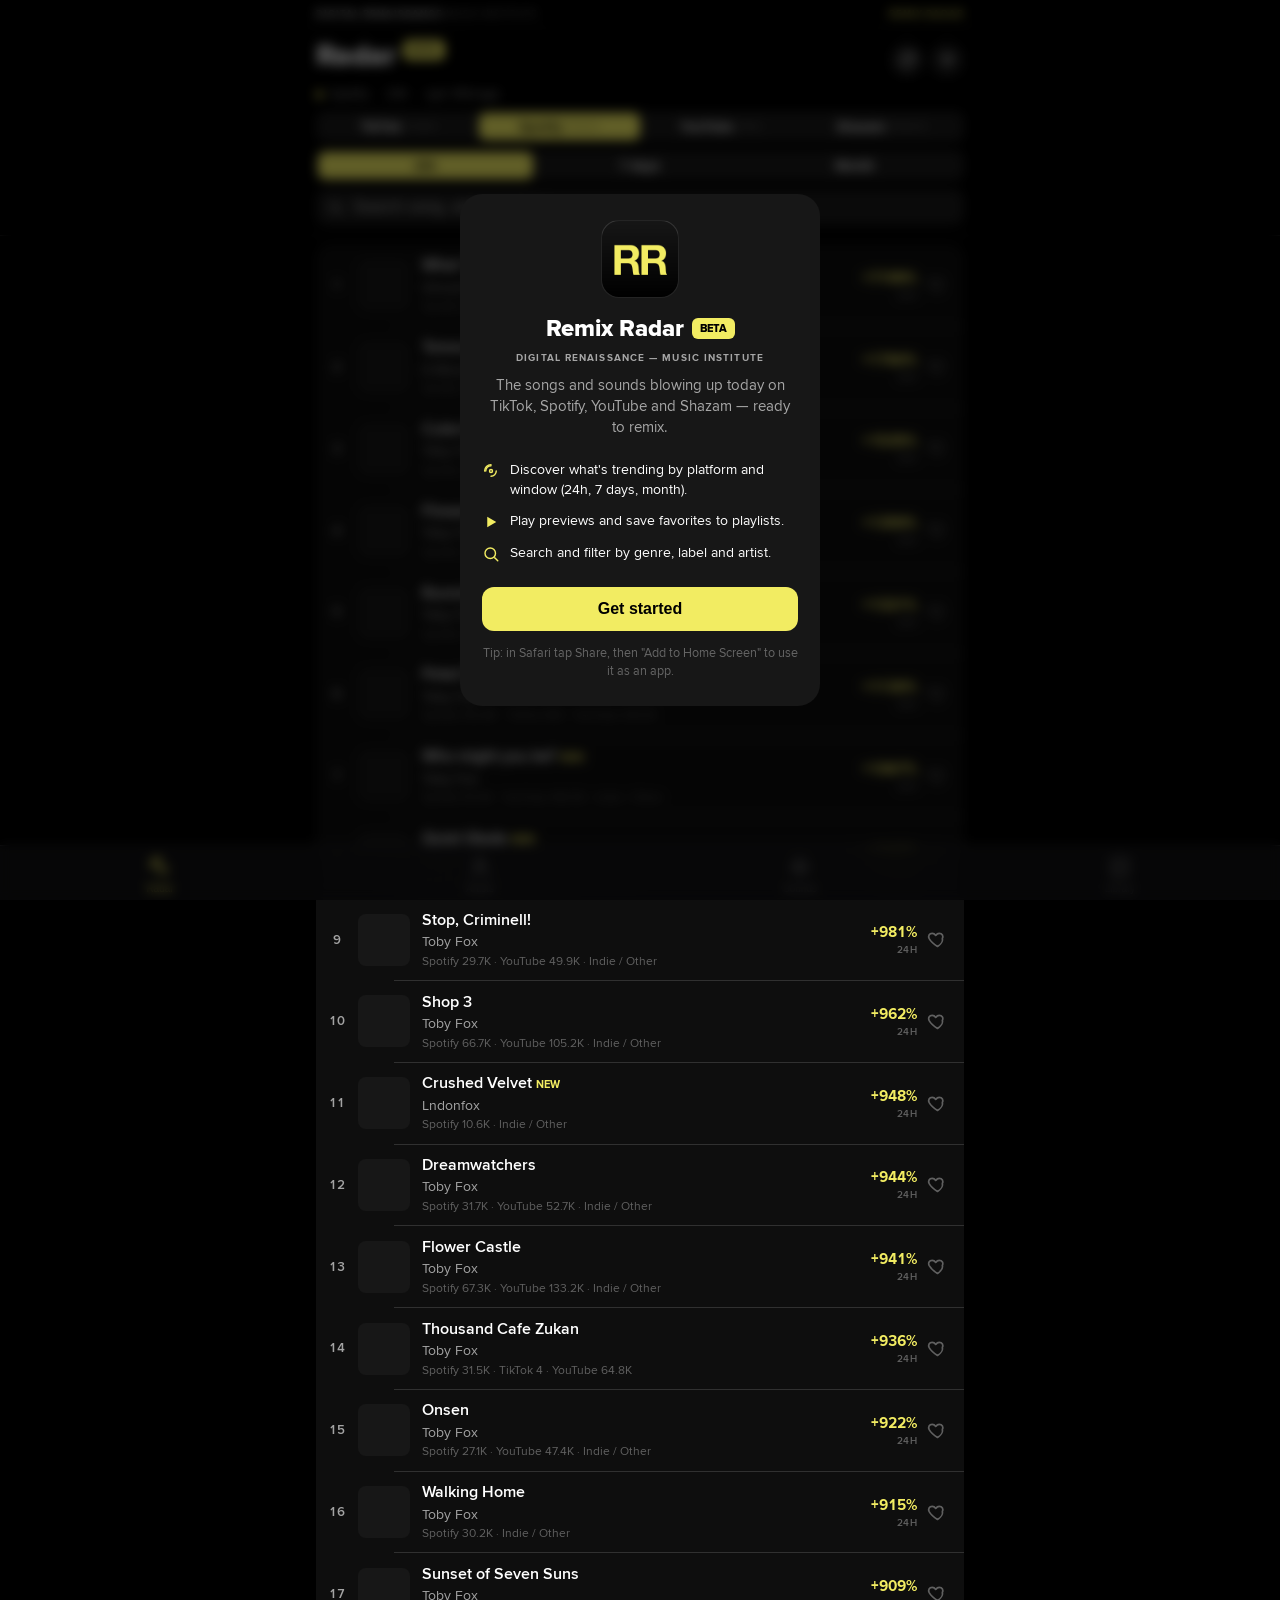
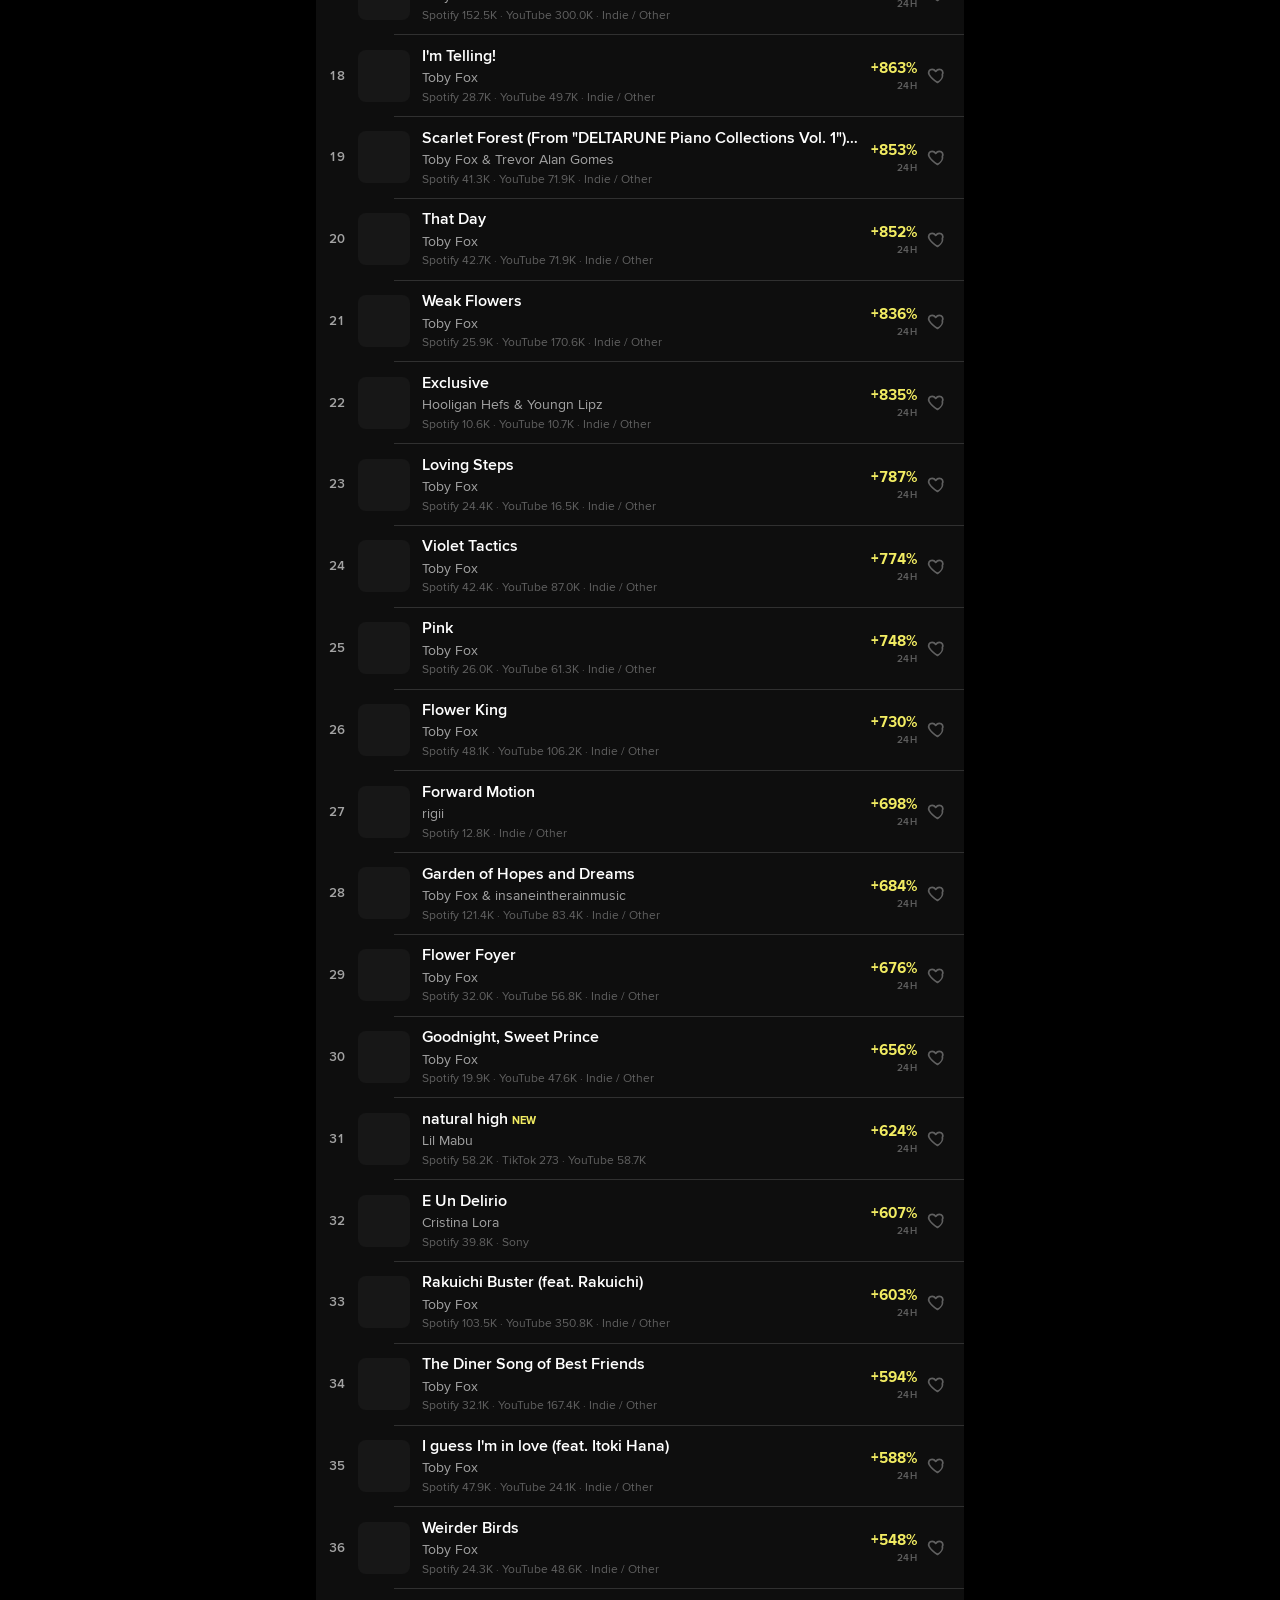
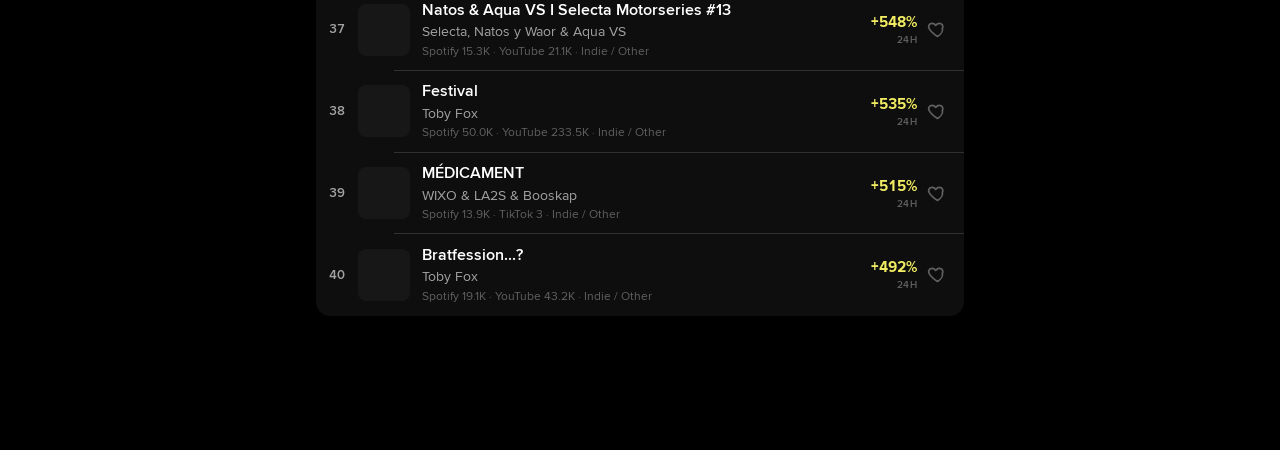
<file: app.html>
<!DOCTYPE html>
<html lang="en">
<head>
<meta charset="utf-8" />
<meta name="viewport" content="width=device-width, initial-scale=1, viewport-fit=cover, maximum-scale=1" />
<meta name="referrer" content="no-referrer" />
<title>Remix Radar</title>
<meta name="theme-color" content="#000000" />
<meta name="apple-mobile-web-app-capable" content="yes" />
<meta name="apple-mobile-web-app-status-bar-style" content="black-translucent" />
<meta name="apple-mobile-web-app-title" content="Remix Radar" />
<link rel="manifest" href="./manifest.webmanifest" />
<link rel="apple-touch-icon" href="./apple-touch-icon.png" />
<link rel="preload" as="font" type="font/woff2" crossorigin href="./brand/fonts/ProximaNova-Regular.woff2" />
<link rel="stylesheet" href="./brand/fonts.css" />
<style>
  /* Digital Renaissance visual identity: black + DR Yellow, Proxima Nova/Avenir */
  :root{
    --bg:#000000; --elev:#0E0E0E; --elev2:#171717; --fill:rgba(255,255,255,.10);
    --label:#FFFFFF; --label2:rgba(255,255,255,.62); --label3:rgba(255,255,255,.34);
    --sep:rgba(255,255,255,.14); --accent:#F2EC62; --on-accent:#000000; --green:#20B573;
    --blue:#4DB8D3; --peach:#F39A76; --purple:#D384D2; --radius:14px;
    --safe-top:env(safe-area-inset-top); --safe-bot:env(safe-area-inset-bottom);
    --font:"Proxima Nova","Avenir Next","Avenir","Helvetica Neue",-apple-system,BlinkMacSystemFont,"Segoe UI",Roboto,sans-serif;
  }
  *{box-sizing:border-box;-webkit-tap-highlight-color:transparent;}
  html,body{margin:0;padding:0;background:var(--bg);}
  body{color:var(--label); font:16px/1.4 var(--font);
    -webkit-font-smoothing:antialiased; min-height:100vh;
    padding-bottom:calc(var(--safe-bot) + 130px);}
  a{color:var(--accent);text-decoration:none;}
  .wrap{max-width:680px;margin:0 auto;padding:0 16px;}
  svg.icon{width:22px;height:22px;display:block;fill:none;stroke:currentColor;stroke-width:1.9;stroke-linecap:round;stroke-linejoin:round;}
  svg.fill{fill:currentColor;stroke:none;}

  /* Header */
  header{position:sticky;top:0;z-index:30;background:rgba(0,0,0,.72);
    backdrop-filter:saturate(180%) blur(20px);-webkit-backdrop-filter:saturate(180%) blur(20px);
    border-bottom:.5px solid var(--sep);padding-top:var(--safe-top);}
  .hbar,.sub,.controls{max-width:680px;margin-left:auto;margin-right:auto;}
  .hbar{display:flex;align-items:flex-end;justify-content:space-between;padding:6px 16px 8px;gap:10px;}
  .htitle{font-size:30px;font-weight:800;letter-spacing:-.02em;display:flex;align-items:center;gap:8px;}
  .betatag{font-size:10px;font-weight:800;letter-spacing:.08em;color:var(--on-accent);background:var(--accent);
    padding:3px 7px;border-radius:6px;transform:translateY(-6px);}
  .welcome{position:fixed;inset:0;z-index:80;background:rgba(0,0,0,.6);backdrop-filter:blur(6px);
    display:none;align-items:center;justify-content:center;padding:24px;}
  .welcome.open{display:flex;}
  .welcard{background:var(--elev2);border-radius:22px;max-width:360px;width:100%;padding:26px 22px;text-align:center;}
  .welcard .ico{width:78px;height:78px;border-radius:18px;margin:0 auto 14px;background:#000 center/cover no-repeat;border:.5px solid var(--sep);}
  .welcard h2{font-size:24px;font-weight:800;margin:0;display:flex;align-items:center;justify-content:center;gap:8px;}
  .welcard .tag{font-size:11px;font-weight:800;color:var(--on-accent);background:var(--accent);padding:3px 8px;border-radius:6px;}
  .welcard p{color:var(--label2);font-size:15px;margin:10px 0 16px;}
  .welcard ul{list-style:none;padding:0;margin:0 0 18px;text-align:left;}
  .welcard li{display:flex;gap:10px;align-items:flex-start;padding:6px 0;font-size:14px;color:var(--label);}
  .welcard li svg{width:18px;height:18px;color:var(--accent);flex:none;margin-top:2px;}
  .welcard .hint{font-size:12.5px;color:var(--label3);margin:14px 0 0;}
  .hbtns{display:flex;gap:6px;}
  .roundbtn{width:34px;height:34px;border-radius:50%;border:none;background:var(--fill);color:var(--label);
    display:flex;align-items:center;justify-content:center;cursor:pointer;}
  .roundbtn.on{background:var(--accent);color:var(--on-accent);}
  .roundbtn svg{width:19px;height:19px;}
  .sub{display:flex;gap:7px;align-items:center;padding:0 16px 8px;color:var(--label2);font-size:13px;flex-wrap:wrap;}
  .sub .dot{width:7px;height:7px;border-radius:50%;background:var(--accent);display:inline-block;}
  .brandbar{display:flex;justify-content:space-between;align-items:center;gap:10px;
    max-width:680px;margin:0 auto;padding:8px 16px 7px;border-bottom:1px solid var(--sep);
    font-size:9.5px;font-weight:700;letter-spacing:.11em;text-transform:uppercase;color:var(--label);}
  .brandbar .inst{font-weight:400;color:var(--label2);}
  .brandbar .r{color:var(--accent);}
  .sub .pipe{color:var(--label3);}
  .controls{padding:0 16px 10px;display:flex;flex-direction:column;gap:8px;}

  /* Segmented control (iOS) */
  .seg{display:flex;background:var(--fill);border-radius:9px;padding:2px;}
  .seg button{flex:1;border:none;background:none;color:var(--label);font:600 13px/1 -apple-system,sans-serif;
    padding:7px 4px;border-radius:7px;cursor:pointer;display:flex;align-items:center;justify-content:center;gap:4px;white-space:nowrap;}
  .seg button.on{background:var(--accent);color:var(--on-accent);}
  .seg button.on .sub2{color:rgba(0,0,0,.55);}
  .seg .sub2{font-size:9px;color:var(--label3);font-weight:500;}
  .seg .lk{opacity:.6;}

  /* Search */
  .search{display:flex;align-items:center;gap:7px;background:var(--fill);border-radius:10px;padding:8px 11px;}
  .search svg{width:17px;height:17px;color:var(--label2);}
  .search input{flex:1;background:none;border:none;color:var(--label);font-size:16px;outline:none;}
  .search input::placeholder{color:var(--label2);}

  /* Filter panel */
  .filters{display:none;margin-top:8px;background:var(--elev);border-radius:14px;padding:14px;}
  .filters.open{display:block;}
  .filters h4{margin:0 0 8px;font-size:12px;font-weight:600;color:var(--label2);text-transform:uppercase;letter-spacing:.03em;}
  .chips{display:flex;flex-wrap:wrap;gap:8px;}
  .chip{padding:7px 13px;border-radius:999px;background:var(--fill);color:var(--label);font-size:14px;cursor:pointer;border:none;}
  .chip.on{background:var(--accent);color:var(--on-accent);font-weight:700;}
  .mmrow{display:flex;gap:10px;margin:6px 0 12px;}
  .mmrow input{flex:1;background:var(--fill);border:none;border-radius:9px;color:var(--label);padding:9px 11px;font-size:15px;outline:none;}
  .filters .foot{display:flex;justify-content:space-between;margin-top:8px;}
  .linkbtn{background:none;border:none;color:var(--accent);font-size:15px;cursor:pointer;padding:6px 0;}

  /* Section title */
  .sectitle{font-size:22px;font-weight:700;letter-spacing:-.02em;margin:18px 4px 8px;display:flex;align-items:center;gap:8px;}
  .sectitle .cnt{color:var(--label2);font-weight:600;}
  .sectitle .add{margin-left:auto;font-size:15px;color:var(--accent);background:none;border:none;cursor:pointer;display:flex;align-items:center;gap:4px;}

  /* Grouped list */
  .group{background:var(--elev);border-radius:14px;overflow:hidden;margin:8px 0 4px;}
  .row{display:flex;align-items:center;gap:12px;padding:10px 12px;cursor:pointer;position:relative;}
  .row:not(:last-child)::after{content:"";position:absolute;left:78px;right:0;bottom:0;height:.5px;background:var(--sep);}
  .row:active{background:var(--elev2);}
  .rank{width:18px;text-align:center;font-size:13px;font-weight:600;color:var(--label2);font-variant-numeric:tabular-nums;flex:none;}
  .art{position:relative;width:52px;height:52px;border-radius:8px;flex:none;background:var(--elev2) center/cover no-repeat;overflow:hidden;}
  .art.round{border-radius:50%;}
  .art .pbtn{position:absolute;inset:0;display:flex;align-items:center;justify-content:center;background:rgba(0,0,0,.36);color:#fff;opacity:0;transition:opacity .15s;}
  .art .pbtn.show{opacity:1;}
  .art .pbtn svg{width:20px;height:20px;}
  .rbody{flex:1;min-width:0;}
  .rtitle{font-size:16px;font-weight:600;white-space:nowrap;overflow:hidden;text-overflow:ellipsis;}
  .rsub{font-size:14px;color:var(--label2);white-space:nowrap;overflow:hidden;text-overflow:ellipsis;margin-top:1px;}
  .rmeta{font-size:12px;color:var(--label3);white-space:nowrap;overflow:hidden;text-overflow:ellipsis;margin-top:2px;}
  .rtrail{display:flex;align-items:center;gap:6px;flex:none;}
  .metric{text-align:right;}
  .metric .v{font-size:15px;font-weight:700;color:var(--accent);font-variant-numeric:tabular-nums;}
  .metric .u{font-size:10px;color:var(--label3);font-weight:600;letter-spacing:.03em;}
  .delta{font-size:11px;font-weight:700;}
  .delta.up{color:var(--accent);} .delta.down{color:var(--label2);} .delta.flat{color:var(--label3);}
  .iconbtn{background:none;border:none;color:var(--label3);cursor:pointer;padding:4px;display:flex;}
  .iconbtn.lk.on{color:var(--accent);}
  .iconbtn svg{width:21px;height:21px;}
  .chev{color:var(--label3);}.chev svg{width:15px;height:15px;}

  /* Playlist row */
  .plrow{display:flex;align-items:center;gap:12px;padding:12px;cursor:pointer;position:relative;}
  .plrow:not(:last-child)::after{content:"";position:absolute;left:64px;right:0;bottom:0;height:.5px;background:var(--sep);}
  .plart{width:44px;height:44px;border-radius:9px;background:linear-gradient(135deg,#3A3A3C,#1C1C1E);display:flex;align-items:center;justify-content:center;color:var(--label2);flex:none;}
  .plname{font-size:16px;font-weight:600;}.plcount{font-size:13px;color:var(--label2);margin-top:1px;}

  .status{padding:64px 24px;text-align:center;color:var(--label2);}
  .status .big{font-size:20px;font-weight:700;color:var(--label);margin-bottom:6px;}
  .btn{display:flex;align-items:center;justify-content:center;gap:8px;padding:13px;border-radius:12px;font-size:16px;font-weight:600;cursor:pointer;border:none;width:100%;}
  .btn.fill{background:var(--accent);color:var(--on-accent);}
  .btn.tinted{background:var(--fill);color:var(--label);}
  .btn.like.on{background:rgba(242,236,98,.16);color:var(--accent);}

  /* Paywall */
  .lockbox{margin:24px 0;text-align:center;padding:24px 18px;}
  .lockbox .lc{width:64px;height:64px;border-radius:50%;background:var(--fill);display:flex;align-items:center;justify-content:center;margin:0 auto 14px;color:var(--accent);}
  .lockbox .lc svg{width:30px;height:30px;}
  .lockbox h3{font-size:22px;font-weight:700;margin:0 0 6px;}
  .lockbox p{color:var(--label2);font-size:15px;margin:0 auto 16px;max-width:330px;}
  .lockbox .price{font-size:40px;font-weight:800;}.lockbox .price small{font-size:15px;color:var(--label2);font-weight:600;}
  .lockbox ul{list-style:none;padding:0;margin:16px auto;max-width:300px;text-align:left;}
  .lockbox li{display:flex;align-items:center;gap:10px;padding:7px 0;font-size:15px;}
  .lockbox li svg{width:18px;height:18px;color:var(--green);flex:none;}
  .lockbox .actions{max-width:330px;margin:0 auto;display:flex;flex-direction:column;gap:10px;}
  .lockbox .demo{background:none;border:none;color:var(--label2);font-size:14px;cursor:pointer;}

  /* Tab bar */
  .tabbar{position:fixed;left:0;right:0;bottom:0;z-index:40;display:flex;
    background:rgba(20,20,22,.82);backdrop-filter:saturate(180%) blur(22px);-webkit-backdrop-filter:saturate(180%) blur(22px);
    border-top:.5px solid var(--sep);padding-bottom:var(--safe-bot);}
  .tab{flex:1;display:flex;flex-direction:column;align-items:center;gap:3px;background:none;border:none;
    color:var(--label3);cursor:pointer;padding:8px 0 6px;}
  .tab svg{width:26px;height:26px;} .tab span{font-size:10px;font-weight:500;}
  .tab.on{color:var(--accent);}

  /* Miniplayer */
  .miniplayer{position:fixed;left:8px;right:8px;bottom:calc(var(--safe-bot) + 58px);z-index:39;
    display:none;align-items:center;gap:11px;padding:8px 10px;border-radius:14px;
    background:rgba(44,44,46,.86);backdrop-filter:saturate(180%) blur(22px);-webkit-backdrop-filter:saturate(180%) blur(22px);
    box-shadow:0 6px 24px rgba(0,0,0,.4);overflow:hidden;}
  .miniplayer.on{display:flex;}
  .miniplayer .mart{width:40px;height:40px;border-radius:7px;background:var(--elev2) center/cover no-repeat;flex:none;}
  .miniplayer .minfo{flex:1;min-width:0;}
  .miniplayer .mn{font-size:14px;font-weight:600;white-space:nowrap;overflow:hidden;text-overflow:ellipsis;}
  .miniplayer .ma{font-size:12px;color:var(--label2);white-space:nowrap;overflow:hidden;text-overflow:ellipsis;}
  .miniplayer .mbtn{background:none;border:none;color:var(--label);cursor:pointer;display:flex;padding:6px;}
  .miniplayer .mbtn svg{width:24px;height:24px;}
  .miniplayer .mprog{position:absolute;left:0;bottom:0;height:2px;background:var(--accent);width:0;}

  /* Detail sheet */
  .sheet{position:fixed;inset:0;z-index:60;background:rgba(0,0,0,.5);display:none;align-items:flex-end;}
  .sheet.open{display:flex;}
  .sheetinner{position:relative;width:100%;max-width:680px;margin:0 auto;background:var(--elev2);
    border-radius:14px 14px 0 0;max-height:94vh;overflow-y:auto;overscroll-behavior:contain;
    padding:0 18px calc(var(--safe-bot) + 24px);will-change:transform;}
  .grab{position:sticky;top:0;padding:8px 0 4px;display:flex;justify-content:center;background:var(--elev2);z-index:3;}
  .grab i{width:36px;height:5px;border-radius:3px;background:var(--label3);}
  .closeX{position:absolute;top:10px;right:12px;width:30px;height:30px;border-radius:50%;background:var(--fill);
    color:var(--label2);border:none;display:flex;align-items:center;justify-content:center;cursor:pointer;z-index:4;}
  .closeX svg{width:15px;height:15px;}
  .dart{width:230px;height:230px;border-radius:14px;margin:8px auto 16px;background:var(--elev2) center/cover no-repeat;box-shadow:0 16px 40px rgba(0,0,0,.5);}
  .dtitle{text-align:center;font-size:22px;font-weight:700;letter-spacing:-.01em;}
  .dartist{text-align:center;font-size:17px;color:var(--label2);margin-top:2px;}
  .player{display:flex;flex-direction:column;gap:14px;margin:18px 0;}
  .player .track{width:100%;}
  .player input[type=range]{width:100%;accent-color:var(--accent);}
  .player .tt{display:flex;justify-content:space-between;font-size:11px;color:var(--label2);margin-top:2px;font-variant-numeric:tabular-nums;}
  .transport{display:flex;align-items:center;justify-content:center;gap:30px;}
  .transport .big{width:62px;height:62px;border-radius:50%;background:var(--accent);color:var(--on-accent);border:none;cursor:pointer;display:flex;align-items:center;justify-content:center;flex:none;}
  .transport .big svg{width:28px;height:28px;}
  .transport .ctl{background:none;border:none;color:var(--label);cursor:pointer;padding:6px;display:flex;}
  .transport .ctl svg{width:30px;height:30px;}
  .transport .ctl:active{opacity:.5;}
  .dtri{width:9px;height:9px;display:inline-block;vertical-align:-1px;}
  .delta.new{color:var(--accent);}
  .grid{display:grid;grid-template-columns:1fr 1fr;gap:10px;margin-bottom:16px;}
  .tile{background:var(--elev2);border-radius:12px;padding:12px;}
  .tile .k{font-size:12px;color:var(--label2);}.tile .v{font-size:19px;font-weight:700;margin-top:3px;}
  .tile .v small{font-size:12px;color:var(--green);font-weight:600;}
  .drows{background:var(--elev2);border-radius:12px;padding:2px 14px;margin-bottom:16px;}
  .drow{display:flex;gap:12px;padding:10px 0;font-size:15px;}
  .drow:not(:last-child){border-bottom:.5px solid var(--sep);}
  .drow .k{color:var(--label2);width:84px;flex:none;}
  .plpick{margin:4px 0 16px;}
  .plpick h4{font-size:12px;color:var(--label2);text-transform:uppercase;letter-spacing:.03em;margin:0 0 8px;font-weight:600;}
  .dactions{display:flex;flex-direction:column;gap:10px;}
</style>
</head>
<body>
<svg width="0" height="0" style="position:absolute" aria-hidden="true"><defs>
  <symbol id="i-radar" viewBox="0 0 24 24"><circle cx="12" cy="12" r="2"/><path d="M5 12a7 7 0 0 1 7-7"/><path d="M3.5 12a8.5 8.5 0 0 1 8.5-8.5"/><path d="M19 12a7 7 0 0 1-7 7"/></symbol>
  <symbol id="i-artists" viewBox="0 0 24 24"><circle cx="12" cy="8" r="4"/><path d="M5 20c0-3.5 3-6 7-6s7 2.5 7 6"/></symbol>
  <symbol id="i-sound" viewBox="0 0 24 24"><path d="M4 10v4M8 6v12M12 3v18M16 7v10M20 10v4"/></symbol>
  <symbol id="i-library" viewBox="0 0 24 24"><rect x="4" y="4" width="16" height="16" rx="3"/><path d="M9 9h6M9 13h6M9 17h3"/></symbol>
  <symbol id="i-heart" viewBox="0 0 24 24"><path d="M12 20s-7-4.5-9.5-9C1 8 2.5 5 6 5c2 0 3.2 1.2 4 2.3C10.8 6.2 12 5 14 5c3.5 0 5 3 3.5 6C19 15.5 12 20 12 20z"/></symbol>
  <symbol id="i-heart-fill" viewBox="0 0 24 24"><path d="M12 20s-7-4.5-9.5-9C1 8 2.5 5 6 5c2 0 3.2 1.2 4 2.3C10.8 6.2 12 5 14 5c3.5 0 5 3 3.5 6C19 15.5 12 20 12 20z" fill="currentColor" stroke="none"/></symbol>
  <symbol id="i-play" viewBox="0 0 24 24"><path d="M7 5l12 7-12 7z" fill="currentColor" stroke="none"/></symbol>
  <symbol id="i-pause" viewBox="0 0 24 24"><rect x="6" y="5" width="4" height="14" fill="currentColor" stroke="none"/><rect x="14" y="5" width="4" height="14" fill="currentColor" stroke="none"/></symbol>
  <symbol id="i-search" viewBox="0 0 24 24"><circle cx="11" cy="11" r="7"/><path d="M21 21l-4-4"/></symbol>
  <symbol id="i-filter" viewBox="0 0 24 24"><path d="M4 7h16M7 12h10M10 17h4"/></symbol>
  <symbol id="i-refresh" viewBox="0 0 24 24"><path d="M20 11a8 8 0 1 0-2 5.5"/><path d="M20 5v5h-5"/></symbol>
  <symbol id="i-chevron" viewBox="0 0 24 24"><path d="M9 6l6 6-6 6"/></symbol>
  <symbol id="i-back" viewBox="0 0 24 24"><path d="M15 6l-6 6 6 6"/></symbol>
  <symbol id="i-close" viewBox="0 0 24 24"><path d="M6 6l12 12M18 6L6 18"/></symbol>
  <symbol id="i-plus" viewBox="0 0 24 24"><path d="M12 5v14M5 12h14"/></symbol>
  <symbol id="i-lock" viewBox="0 0 24 24"><rect x="5" y="11" width="14" height="9" rx="2"/><path d="M8 11V8a4 4 0 0 1 8 0v3"/></symbol>
  <symbol id="i-check" viewBox="0 0 24 24"><path d="M5 13l4 4L19 7"/></symbol>
  <symbol id="i-ext" viewBox="0 0 24 24"><path d="M14 5h5v5M19 5l-9 9M12 5H7a2 2 0 0 0-2 2v10a2 2 0 0 0 2 2h10a2 2 0 0 0 2-2v-5"/></symbol>
  <symbol id="i-trash" viewBox="0 0 24 24"><path d="M5 7h14M9 7V5h6v2M7 7l1 12h8l1-12"/></symbol>
  <symbol id="i-edit" viewBox="0 0 24 24"><path d="M5 19h14M14 5l5 5-9 9H5v-5z"/></symbol>
  <symbol id="i-prev" viewBox="0 0 24 24"><path d="M19 5L9 12l10 7z" fill="currentColor" stroke="none"/><rect x="5" y="5" width="2.4" height="14" rx="1" fill="currentColor" stroke="none"/></symbol>
  <symbol id="i-next" viewBox="0 0 24 24"><path d="M5 5l10 7L5 19z" fill="currentColor" stroke="none"/><rect x="16.6" y="5" width="2.4" height="14" rx="1" fill="currentColor" stroke="none"/></symbol>
  <symbol id="i-up" viewBox="0 0 24 24"><path d="M12 7l6 9H6z" fill="currentColor" stroke="none"/></symbol>
  <symbol id="i-down" viewBox="0 0 24 24"><path d="M12 17l-6-9h12z" fill="currentColor" stroke="none"/></symbol>
</defs></svg>

<header>
  <div class="brandbar"><span><b>Digital Renaissance</b> <span class="inst">Music Institute</span></span><span class="r">Remix Radar</span></div>
  <div id="headerRow"></div>
  <div class="sub" id="sub"></div>
  <div class="controls" id="controls"></div>
</header>

<main class="wrap"><div id="content"><div class="status"><div class="big">Loading…</div></div></div></main>

<div class="miniplayer" id="miniplayer">
  <div class="mart" id="mpArt"></div>
  <div class="minfo"><div class="mn" id="mpName"></div><div class="ma" id="mpArtist"></div></div>
  <button class="mbtn" id="mpPrev"><svg class="icon"><use href="#i-prev"/></svg></button>
  <button class="mbtn" id="mpBtn"></button>
  <button class="mbtn" id="mpNext"><svg class="icon"><use href="#i-next"/></svg></button>
  <div class="mprog" id="mpProg"></div>
</div>

<nav class="tabbar">
  <button class="tab" id="tabRadar"><svg class="icon"><use href="#i-radar"/></svg><span>Radar</span></button>
  <button class="tab" id="tabArtists"><svg class="icon"><use href="#i-artists"/></svg><span>Artists</span></button>
  <button class="tab" id="tabSounds"><svg class="icon"><use href="#i-sound"/></svg><span>Sounds</span></button>
  <button class="tab" id="tabLib"><svg class="icon"><use href="#i-library"/></svg><span>Library</span></button>
</nav>

<div class="welcome" id="welcome"><div class="welcard">
  <div class="ico" style="background-image:url('./pwa-icon-192.png')"></div>
  <h2>Remix Radar <span class="tag">BETA</span></h2>
  <p style="text-transform:uppercase;letter-spacing:.11em;font-size:10px;font-weight:700;color:var(--label2);margin:6px 0 0;">Digital Renaissance — Music Institute</p>
  <p>The songs and sounds blowing up today on TikTok, Spotify, YouTube and Shazam — ready to remix.</p>
  <ul>
    <li><svg class="icon"><use href="#i-radar"/></svg>Discover what's trending by platform and window (24h, 7 days, month).</li>
    <li><svg class="icon"><use href="#i-play"/></svg>Play previews and save favorites to playlists.</li>
    <li><svg class="icon"><use href="#i-search"/></svg>Search and filter by genre, label and artist.</li>
  </ul>
  <button class="btn fill" id="welStart">Get started</button>
  <p class="hint">Tip: in Safari tap Share, then "Add to Home Screen" to use it as an app.</p>
</div></div>

<div class="sheet" id="sheet"><div class="sheetinner" id="sheetinner"></div></div>
<audio id="audio"></audio>

<script>
const BETA=true; // beta build: all premium windows unlocked for testers
const LS={likes:"rr_likes_v1",playlists:"rr_playlists_v1",feed:"rr_feed_v3",premium:"rr_premium",seen:"rr_seen_welcome"};
const state={feed:null,view:"radar",platform:"spotify",window:"",currentPlaylist:null,
  filter:{q:"",genres:new Set(),labels:new Set(),fresh:false,min:null,max:null},
  playingId:null,openId:null,
  artistsFeed:null,artistPlatform:null,artistWindow:null,artistQ:"",
  soundsFeed:null,soundWindow:null,soundQ:"",queue:[],
  likes:loadJSON(LS.likes,{}),playlists:loadJSON(LS.playlists,[])};
const audio=document.getElementById('audio');

function loadJSON(k,d){try{return JSON.parse(localStorage.getItem(k))??d;}catch(e){return d;}}
function saveLikes(){localStorage.setItem(LS.likes,JSON.stringify(state.likes));}
function savePlaylists(){localStorage.setItem(LS.playlists,JSON.stringify(state.playlists));}
function isPremium(){return BETA||localStorage.getItem(LS.premium)==="1";}
function setPremium(v){v?localStorage.setItem(LS.premium,"1"):localStorage.removeItem(LS.premium);}
const fmt=n=>{if(n==null||n<=0)return "—";if(n>=1e9)return (n/1e9).toFixed(1)+"B";if(n>=1e6)return (n/1e6).toFixed(1)+"M";if(n>=1e3)return (n/1e3).toFixed(1)+"K";return ""+Math.round(n);};
const esc=s=>(s==null?"":(""+s)).replace(/[&<>"]/g,c=>({"&":"&amp;","<":"&lt;",">":"&gt;",'"':"&quot;"}[c]));
const mmss=s=>{if(!isFinite(s)||s<0)s=0;const m=Math.floor(s/60),x=Math.floor(s%60);return m+":"+(x<10?"0":"")+x;};
const newId=()=>"pl_"+Math.random().toString(36).slice(2,9)+state.playlists.length;
const ic=id=>`<svg class="icon"><use href="#i-${id}"/></svg>`;
const WL={"24h":"24h","7d":"7 days","month":"Month"};
const wlabel=w=>WL[w.key]||w.label;
const tlabel=s=>s==="Indie / Altro"?"Indie / Other":s;

/* feed accessors */
function platforms(){return state.feed?.platforms||[];}
function windowsMeta(){return state.feed?.windows||[];}
function windowMeta(k){return windowsMeta().find(w=>w.key===k);}
function platformMeta(k){return platforms().find(p=>p.key===k);}
function freeWindow(){return state.feed?.free_window||"month";}
function price(){return state.feed?.premium_price_eur||9.99;}
function isLocked(k){const w=windowMeta(k);return w&&w.tier==="premium"&&!isPremium();}
function chartIds(){return (state.feed?.charts?.[state.platform]?.[state.window])||[];}
function trackById(id){
  if(state.feed?.tracks&&state.feed.tracks[id])return state.feed.tracks[id];
  if(state.soundsFeed?.sounds&&state.soundsFeed.sounds[id])return state.soundsFeed.sounds[id];
  if(state.likes[id])return state.likes[id];
  for(const p of state.playlists){const t=p.tracks.find(x=>x.id===id);if(t)return t;}
  return null;
}
function metricValue(t,p,w){if(w==="24h")return t[p+"_24h_pct"]||0;if(w==="7d")return t[p+"_7d"]||0;return t[p+"_total"]||0;}
function headline(t){const p=state.platform,w=state.window,pm=platformMeta(p);
  if(w==="24h")return {v:"+"+(t[p+"_24h_pct"]||0).toFixed(0)+"%",u:"24H"};
  return {v:fmt(metricValue(t,p,w)),u:(pm?pm.metric_label.toUpperCase():"")+(w==="7d"?" 7D":"")};}

/* likes/playlists */
const isLiked=id=>!!state.likes[id];
function toggleLike(t){const id=t.id;if(state.likes[id])delete state.likes[id];else state.likes[id]=t;saveLikes();rerender();}
function createPlaylist(name,first){const p={id:newId(),name:name||"New playlist",createdAt:new Date().toISOString(),tracks:[]};if(first)p.tracks.push(first);state.playlists.unshift(p);savePlaylists();return p;}
function renamePlaylist(id){const p=state.playlists.find(x=>x.id===id);if(!p)return;const n=prompt("Playlist name:",p.name);if(n&&n.trim()){p.name=n.trim();savePlaylists();rerender();}}
function deletePlaylist(id){const p=state.playlists.find(x=>x.id===id);if(!p)return;if(!confirm('Delete "'+p.name+'"?'))return;state.playlists=state.playlists.filter(x=>x.id!==id);savePlaylists();state.view==="playlist"?goView("library"):rerender();}
const inPlaylist=(pl,id)=>pl.tracks.some(t=>t.id===id);
function togglePlaylistTrack(plId,t){const p=state.playlists.find(x=>x.id===plId);if(!p)return;if(inPlaylist(p,t.id))p.tracks=p.tracks.filter(x=>x.id!==t.id);else p.tracks.push(t);savePlaylists();}

/* filtering */
function parseDate(s){if(!s)return null;const m=/^(\d{4})(?:-(\d{2}))?(?:-(\d{2}))?/.exec(s);return m?new Date(Date.UTC(+m[1],(m[2]?+m[2]-1:0),(m[3]?+m[3]:1))):null;}
function matches(t){const f=state.filter;
  if(f.q){const q=f.q.toLowerCase();if(!((t.name||"").toLowerCase().includes(q)||(t.artist||"").toLowerCase().includes(q)||(t.label||"").toLowerCase().includes(q)))return false;}
  if(f.labels.size&&!f.labels.has(t.label_category))return false;
  if(f.genres.size){const g=(t.genres||[]).map(x=>x.toLowerCase());if(![...f.genres].some(sel=>g.some(x=>x.includes(sel.toLowerCase()))))return false;}
  if(f.fresh){const d=parseDate(t.release_date);if(!d||(Date.now()-d.getTime())/86400000>30)return false;}
  if(f.min!=null||f.max!=null){const v=metricValue(t,state.platform,state.window);if(f.min!=null&&v<f.min)return false;if(f.max!=null&&v>f.max)return false;}
  return true;}

function deltaHTML(d){if(!d||d==="=")return "";
  if(d==="NEW")return '<span class="delta new">NEW</span>';
  if(d[0]==="↑")return '<span class="delta up"><svg class="dtri"><use href="#i-up"/></svg>'+esc(d.slice(1))+'</span>';
  if(d[0]==="↓")return '<span class="delta down"><svg class="dtri"><use href="#i-down"/></svg>'+esc(d.slice(1))+'</span>';
  return "";}

function metaBits(t){
  const b=[];
  if((t.spotify_total||0)>0)b.push("Spotify "+fmt(t.spotify_total));
  if((t.tiktok_total||0)>0)b.push("TikTok "+fmt(t.tiktok_total));
  if((t.youtube_total||0)>0)b.push("YouTube "+fmt(t.youtube_total));
  if(t.label_category)b.push(tlabel(t.label_category));
  return b.slice(0,3).join("  ·  ");
}

function trackRow(t,opt){opt=opt||{};const id=t.id;
  const cover=t.cover_url?`style="background-image:url('${esc(t.cover_url)}')"`:"";
  const playing=state.playingId===id;
  const play=t.preview_url?`<div class="pbtn ${playing?'show':''}" data-play="${esc(id)}">${ic(playing?"pause":"play")}</div>`:"";
  const rank=opt.hideRank?"":`<div class="rank">${opt.rank||""}</div>`;
  const hl=opt.library?{v:"+"+(t.spotify_24h_pct||0).toFixed(0)+"%",u:"24H"}:headline(t);
  const trail=opt.removeFrom
    ? `<button class="iconbtn" data-rm="${esc(id)}">${ic("trash")}</button>`
    : `<div class="metric"><div class="v">${hl.v}</div><div class="u">${esc(hl.u)}</div></div>
       <button class="iconbtn lk ${isLiked(id)?'on':''}" data-like="${esc(id)}">${ic(isLiked(id)?"heart-fill":"heart")}</button>`;
  return `<div class="row" data-open="${esc(id)}">
    ${rank}
    <div class="art" ${cover}>${play}</div>
    <div class="rbody"><div class="rtitle">${esc(t.name)} ${deltaHTML(t.delta)}</div>
      <div class="rsub">${esc(t.artist)}</div><div class="rmeta">${metaBits(t)}</div></div>
    <div class="rtrail">${trail}</div></div>`;
}

function bindRows(scope,opt){opt=opt||{};
  scope.querySelectorAll('[data-open]').forEach(el=>el.addEventListener('click',e=>{if(e.target.closest('[data-play]')||e.target.closest('[data-like]')||e.target.closest('[data-rm]'))return;openDetail(el.dataset.open);}));
  scope.querySelectorAll('[data-play]').forEach(el=>el.addEventListener('click',e=>{e.stopPropagation();togglePlay(el.dataset.play);}));
  scope.querySelectorAll('[data-like]').forEach(el=>el.addEventListener('click',e=>{e.stopPropagation();const t=trackById(el.dataset.like);if(t)toggleLike(t);}));
  scope.querySelectorAll('[data-rm]').forEach(el=>el.addEventListener('click',e=>{e.stopPropagation();const id=el.dataset.rm;
    if(opt.removeFrom==="likes"){delete state.likes[id];saveLikes();rerender();}
    else if(opt.removeFrom){const p=state.playlists.find(x=>x.id===opt.removeFrom);if(p){p.tracks=p.tracks.filter(x=>x.id!==id);savePlaylists();rerender();}}}));
}

/* render */
function rerender(){render();if(document.getElementById('sheet').classList.contains('open')&&state.openId)refreshDetailStateOnly();syncMiniplayer();}
function render(){syncHeader();syncTabs();renderControls();
  const c=document.getElementById('content');
  if(state.view==="radar")return renderRadar(c);
  if(state.view==="artists")return renderArtists(c);
  if(state.view==="sounds")return renderSounds(c);
  if(state.view==="library")return renderLibrary(c);
  if(state.view==="playlist")return renderPlaylist(c);
}

function renderRadar(c){
  if(!state.feed){c.innerHTML='<div class="status"><div class="big">Loading…</div></div>';return;}
  if(isLocked(state.window)){c.innerHTML=paywallHTML(windowMeta(state.window));bindPaywall(c);return;}
  const ids=chartIds();const rows=ids.map(id=>state.feed.tracks[id]).filter(Boolean).filter(matches);
  state.queue=rows.map(t=>t.id);
  if(!rows.length){c.innerHTML='<div class="status"><div class="big">No results</div>No tracks match these filters.<br><br><button class="btn tinted" id="rs2" style="max-width:200px;margin:0 auto;">Reset filters</button></div>';document.getElementById('rs2').onclick=resetFilters;return;}
  c.innerHTML='<div class="group">'+rows.map(t=>trackRow(t,{rank:ids.indexOf(t.id)+1})).join('')+'</div>';
  bindRows(c);
}

function paywallHTML(wm){
  return `<div class="lockbox">
    <div class="lc">${ic("lock")}</div>
    <h3>${esc(wm?wlabel(wm):"")} · Premium</h3>
    <p>The 24h and 7-day trends let you catch songs blowing up before they saturate, on every platform.</p>
    <div class="price">€${price().toFixed(2)}<small> / month</small></div>
    <ul>
      <li>${ic("check")} 24h and 7 days on every platform</li>
      <li>${ic("check")} Search and filters by genre and label</li>
      <li>${ic("check")} Unlimited favorites and playlists</li>
    </ul>
    <div class="actions">
      <button class="btn fill" id="subBtn">Subscribe</button>
      <button class="demo" id="demoBtn">Unlock in demo mode</button>
    </div>
  </div>`;
}
function bindPaywall(c){c.querySelector('#subBtn').onclick=()=>alert("Payments go live at launch (Apple In-App Purchase / Stripe). For now use the demo unlock to try it.");c.querySelector('#demoBtn').onclick=()=>{setPremium(true);render();};}

function renderLibrary(c){const liked=Object.values(state.likes);state.queue=liked.map(t=>t.id);let h='';
  h+=`<div class="sectitle">Favorites <span class="cnt">${liked.length}</span></div>`;
  h+= liked.length?'<div class="group">'+liked.map(t=>trackRow(t,{hideRank:true,library:true})).join('')+'</div>':'<div class="status">No saved tracks. Tap the heart on a track to save it.</div>';
  h+=`<div class="sectitle">Playlist <span class="cnt">${state.playlists.length}</span><button class="add" id="newPl">${ic("plus")} New</button></div>`;
  h+= state.playlists.length?'<div class="group">'+state.playlists.map(p=>`<div class="plrow" data-pl="${p.id}"><div class="plart">${ic("library")}</div><div style="flex:1"><div class="plname">${esc(p.name)}</div><div class="plcount">${p.tracks.length} track${p.tracks.length===1?'':'s'}</div></div><span class="chev">${ic("chevron")}</span></div>`).join('')+'</div>':'<div class="status">No playlists. Create one for tracks to remix.</div>';
  c.innerHTML=h;bindRows(c,{removeFrom:"likes"});
  document.getElementById('newPl').onclick=()=>{const n=prompt("New playlist name:","To remix");if(n&&n.trim()){createPlaylist(n.trim());rerender();}};
  c.querySelectorAll('[data-pl]').forEach(el=>el.onclick=()=>{state.currentPlaylist=el.dataset.pl;goView("playlist");});
}
function renderPlaylist(c){const p=state.playlists.find(x=>x.id===state.currentPlaylist);if(!p){goView("library");return;}
  state.queue=p.tracks.map(t=>t.id);
  c.innerHTML=p.tracks.length?'<div class="group">'+p.tracks.map(t=>trackRow(t,{hideRank:true,library:true,removeFrom:p.id})).join('')+'</div>':'<div class="status">Empty playlist.<br>Open a track and tap "Add to playlist".</div>';
  bindRows(c,{removeFrom:p.id});}

/* ---- Artists ---- */
function aPlatforms(){return state.artistsFeed?.platforms||[];}
function aWindows(){return state.artistsFeed?.windows||[];}
function aWindowMeta(k){return aWindows().find(w=>w.key===k);}
function aPlatformMeta(k){return aPlatforms().find(p=>p.key===k);}
function aLocked(k){const w=aWindowMeta(k);return w&&w.tier==="premium"&&!isPremium();}
function aMetricValue(a,p,w){if(w==="24h")return a[p+"_24h_pct"]||0;if(w==="7d")return a[p+"_7d"]||0;return a[p+"_total"]||0;}
function aHeadline(a){const p=state.artistPlatform,w=state.artistWindow,pm=aPlatformMeta(p);
  if(w==="24h")return {v:"+"+(a[p+"_24h_pct"]||0).toFixed(0)+"%",u:"24H"};return {v:fmt(aMetricValue(a,p,w)),u:(pm?pm.metric_label.toUpperCase():"")+(w==="7d"?" 7D":"")};}
async function loadArtists(){try{const r=await fetch("./artists.json?t="+Date.now(),{cache:"no-store"});if(!r.ok)throw 0;state.artistsFeed=await r.json();
  if(!state.artistPlatform)state.artistPlatform=(aPlatforms()[1]||aPlatforms()[0])?.key||"spotify";
  if(!state.artistWindow)state.artistWindow=isPremium()?(aWindows()[0]?.key||"24h"):(state.artistsFeed.free_window||"month");
  if(state.view==="artists")render();}catch(e){if(state.view==="artists")document.getElementById('content').innerHTML='<div class="status"><div class="big">Error</div>Unable to load artists.</div>';}}
function renderArtists(c){
  if(!state.artistsFeed){c.innerHTML='<div class="status"><div class="big">Loading…</div></div>';return;}
  if(aLocked(state.artistWindow)){c.innerHTML=paywallHTML(aWindowMeta(state.artistWindow));bindPaywall(c);return;}
  const ids=(state.artistsFeed.charts?.[state.artistPlatform]?.[state.artistWindow])||[];
  let rows=ids.map(id=>state.artistsFeed.artists[id]).filter(Boolean);
  if(state.artistQ){const q=state.artistQ.toLowerCase();rows=rows.filter(a=>(a.name||"").toLowerCase().includes(q));}
  if(!rows.length){c.innerHTML='<div class="status"><div class="big">No results</div></div>';return;}
  c.innerHTML='<div class="group">'+rows.map(a=>artistRow(a,ids.indexOf(a.id)+1)).join('')+'</div>';
  c.querySelectorAll('[data-artist]').forEach(el=>el.onclick=()=>{const a=state.artistsFeed.artists[el.dataset.artist];if(a&&a.spotify_id)window.open("https://open.spotify.com/artist/"+a.spotify_id,"_blank");});
}
function artistRow(a,rank){const hl=aHeadline(a);
  const img=a.image_url?`style="background-image:url('${esc(a.image_url)}')"`:"";
  const b=[];if((a.spotify_total||0)>0)b.push("Spotify "+fmt(a.spotify_total));if((a.tiktok_total||0)>0)b.push("TikTok "+fmt(a.tiktok_total));if((a.youtube_total||0)>0)b.push("YouTube "+fmt(a.youtube_total));
  return `<div class="row" data-artist="${esc(a.id)}"><div class="rank">${rank}</div>
    <div class="art round" ${img}></div>
    <div class="rbody"><div class="rtitle">${esc(a.name)}</div><div class="rmeta">${b.slice(0,3).join("  ·  ")}</div></div>
    <div class="rtrail"><div class="metric"><div class="v">${hl.v}</div><div class="u">${esc(hl.u)}</div></div><span class="chev">${ic("chevron")}</span></div></div>`;
}

/* ---- Sounds ---- */
function sWindows(){return state.soundsFeed?.windows||[];}
function sWindowMeta(k){return sWindows().find(w=>w.key===k);}
function sLocked(k){const w=sWindowMeta(k);return w&&w.tier==="premium"&&!isPremium();}
function sField(w){return w==="24h"?"video_24h":w==="7d"?"video_7d":"video_total";}
function sHeadline(s){const w=state.soundWindow;return {v:fmt(s[sField(w)]||0),u:"VIDEO"+(w==="7d"?" 7D":w==="24h"?" 24H":"")};}
async function loadSounds(){try{const r=await fetch("./sounds.json?t="+Date.now(),{cache:"no-store"});if(!r.ok)throw 0;state.soundsFeed=await r.json();
  Object.values(state.soundsFeed.sounds||{}).forEach(s=>{if(!s.cover_url)s.cover_url=s.image_url;});
  if(!state.soundWindow)state.soundWindow=isPremium()?(sWindows()[0]?.key||"24h"):(state.soundsFeed.free_window||"month");
  if(state.view==="sounds")render();}catch(e){if(state.view==="sounds")document.getElementById('content').innerHTML='<div class="status"><div class="big">Error</div>Unable to load sounds.</div>';}}
function renderSounds(c){
  if(!state.soundsFeed){c.innerHTML='<div class="status"><div class="big">Loading…</div></div>';return;}
  if(sLocked(state.soundWindow)){c.innerHTML=paywallHTML(sWindowMeta(state.soundWindow));bindPaywall(c);return;}
  const ids=(state.soundsFeed.charts?.[state.soundWindow])||[];
  let rows=ids.map(id=>state.soundsFeed.sounds[id]).filter(Boolean);
  if(state.soundQ){const q=state.soundQ.toLowerCase();rows=rows.filter(s=>(s.name||"").toLowerCase().includes(q)||(s.song_name||"").toLowerCase().includes(q)||(s.artist||"").toLowerCase().includes(q));}
  state.queue=rows.map(s=>s.id);
  if(!rows.length){c.innerHTML='<div class="status"><div class="big">No results</div></div>';return;}
  c.innerHTML='<div class="group">'+rows.map(s=>soundRow(s,ids.indexOf(s.id)+1)).join('')+'</div>';
  c.querySelectorAll('[data-sound]').forEach(el=>el.addEventListener('click',e=>{if(e.target.closest('[data-play]'))return;const s=state.soundsFeed.sounds[el.dataset.sound];if(s&&s.official_link)window.open(s.official_link,"_blank");}));
  c.querySelectorAll('[data-play]').forEach(el=>el.addEventListener('click',e=>{e.stopPropagation();togglePlay(el.dataset.play);}));
}
function soundRow(s,rank){const hl=sHeadline(s);
  const cover=s.image_url?`style="background-image:url('${esc(s.image_url)}')"`:"";
  const playing=state.playingId===s.id;
  const play=s.play_url?`<div class="pbtn ${playing?'show':''}" data-play="${esc(s.id)}">${ic(playing?"pause":"play")}</div>`:"";
  const sub=s.song_name?esc(s.song_name)+(s.artist?" · "+esc(s.artist):""):esc(s.creator||"");
  const b=[];if((s.views||0)>0)b.push("Views "+fmt(s.views));if((s.likes||0)>0)b.push("Like "+fmt(s.likes));
  return `<div class="row" data-sound="${esc(s.id)}"><div class="rank">${rank}</div>
    <div class="art" ${cover}>${play}</div>
    <div class="rbody"><div class="rtitle">${esc(s.name||s.song_name||"Sound")}</div><div class="rsub">${sub}</div><div class="rmeta">${b.join("  ·  ")}</div></div>
    <div class="rtrail"><div class="metric"><div class="v">${hl.v}</div><div class="u">${esc(hl.u)}</div></div><span class="chev">${ic("ext")}</span></div></div>`;
}

/* controls (platform/window/search/filters) */
function renderControls(){
  const c=document.getElementById('controls'),fEl=document.getElementById('filters');
  if(state.view==="radar"&&state.feed){
    c.innerHTML=platSeg(platforms(),state.platform,"plat")+winSeg(windowsMeta(),state.window,k=>isLocked(k),"win")+searchBox("Search song, artist or label…",state.filter.q)+filtersHTML();
    wireRadarControls(c);return;
  }
  if(state.view==="artists"&&state.artistsFeed){
    c.innerHTML=platSeg(aPlatforms(),state.artistPlatform,"aplat")+winSeg(aWindows(),state.artistWindow,k=>aLocked(k),"awin")+searchBox("Search artist…",state.artistQ);
    c.querySelectorAll('[data-aplat]').forEach(el=>el.onclick=()=>{state.artistPlatform=el.dataset.aplat;window.scrollTo(0,0);render();});
    c.querySelectorAll('[data-awin]').forEach(el=>el.onclick=()=>{state.artistWindow=el.dataset.awin;window.scrollTo(0,0);render();});
    wireSearch(c,v=>{state.artistQ=v;renderArtists(document.getElementById('content'));});return;
  }
  if(state.view==="sounds"&&state.soundsFeed){
    c.innerHTML=winSeg(sWindows(),state.soundWindow,k=>sLocked(k),"swin")+searchBox("Search sound, song or artist…",state.soundQ);
    c.querySelectorAll('[data-swin]').forEach(el=>el.onclick=()=>{state.soundWindow=el.dataset.swin;window.scrollTo(0,0);render();});
    wireSearch(c,v=>{state.soundQ=v;renderSounds(document.getElementById('content'));});return;
  }
  c.innerHTML="";
}
function platSeg(arr,sel,attr){return '<div class="seg">'+arr.map(p=>`<button class="${p.key===sel?'on':''}" data-${attr}="${p.key}">${esc(p.label)}<span class="sub2">${esc(p.metric_label)}</span></button>`).join('')+'</div>';}
function winSeg(arr,sel,lockFn,attr){return '<div class="seg">'+arr.map(w=>`<button class="${w.key===sel?'on':''}" data-${attr}="${w.key}">${esc(wlabel(w))}${lockFn(w.key)?' <span class="lk">'+ic("lock")+'</span>':''}</button>`).join('')+'</div>';}
function searchBox(ph,val){return `<div class="search">${ic("search")}<input id="searchInput" type="search" placeholder="${esc(ph)}" value="${esc(val)}"></div>`;}
function filtersHTML(){
  const lc=state.feed?.label_categories||[];
  const ids=chartIds();const genres=[...new Set(ids.map(id=>state.feed.tracks[id]).filter(Boolean).flatMap(t=>t.genres||[]))].sort();
  return `<div class="filters" id="filters">
    <h4>Label type</h4><div class="chips" style="margin-bottom:12px;">${lc.map(l=>`<button class="chip ${state.filter.labels.has(l.key)?'on':''}" data-label="${esc(l.key)}">${esc(tlabel(l.label))}</button>`).join('')||'<span style="color:var(--label3)">—</span>'}</div>
    <h4>Released in the last 30 days</h4><div class="chips" style="margin-bottom:12px;"><button class="chip ${state.filter.fresh?'on':''}" data-fresh="1">Fresh tracks</button></div>
    <h4>Value (active metric)</h4><div class="mmrow"><input id="minVal" type="number" inputmode="numeric" placeholder="min" value="${state.filter.min??""}"><input id="maxVal" type="number" inputmode="numeric" placeholder="max" value="${state.filter.max??""}"></div>
    <h4>Genres</h4><div class="chips">${genres.map(g=>`<button class="chip ${state.filter.genres.has(g)?'on':''}" data-genre="${esc(g)}">${esc(g)}</button>`).join('')||'<span style="color:var(--label3)">—</span>'}</div>
    <div class="foot"><button class="linkbtn" id="resetBtn">Reset</button><button class="linkbtn" id="closeFiltersBtn">Done</button></div></div>`;
}
function wireRadarControls(c){
  c.querySelectorAll('[data-plat]').forEach(el=>el.onclick=()=>{state.platform=el.dataset.plat;window.scrollTo(0,0);render();});
  c.querySelectorAll('[data-win]').forEach(el=>el.onclick=()=>{state.window=el.dataset.win;window.scrollTo(0,0);render();});
  wireSearch(c,v=>{state.filter.q=v;renderRadar(document.getElementById('content'));});
  c.querySelectorAll('[data-label]').forEach(el=>el.onclick=()=>{toggleSet(state.filter.labels,el.dataset.label);el.classList.toggle('on');renderRadar(document.getElementById('content'));});
  c.querySelectorAll('[data-genre]').forEach(el=>el.onclick=()=>{toggleSet(state.filter.genres,el.dataset.genre);el.classList.toggle('on');renderRadar(document.getElementById('content'));});
  c.querySelectorAll('[data-fresh]').forEach(el=>el.onclick=()=>{state.filter.fresh=!state.filter.fresh;el.classList.toggle('on');renderRadar(document.getElementById('content'));});
  const mn=c.querySelector('#minVal');if(mn)mn.oninput=e=>{state.filter.min=e.target.value===""?null:+e.target.value;renderRadar(document.getElementById('content'));};
  const mx=c.querySelector('#maxVal');if(mx)mx.oninput=e=>{state.filter.max=e.target.value===""?null:+e.target.value;renderRadar(document.getElementById('content'));};
  const rb=c.querySelector('#resetBtn');if(rb)rb.onclick=resetFilters;
  const cf=c.querySelector('#closeFiltersBtn');if(cf)cf.onclick=()=>{c.querySelector('#filters').classList.remove('open');document.getElementById('filterBtn').classList.remove('on');};
}
function wireSearch(c,cb){const s=c.querySelector('#searchInput');if(s)s.oninput=e=>cb(e.target.value.trim());}
function toggleSet(s,k){s.has(k)?s.delete(k):s.add(k);}
function filterActive(){const f=state.filter;return f.q||f.genres.size||f.labels.size||f.fresh||f.min!=null||f.max!=null;}
function resetFilters(){state.filter={q:"",genres:new Set(),labels:new Set(),fresh:false,min:null,max:null};render();}

/* header + tabs */
function syncHeader(){const h=document.getElementById('headerRow'),sub=document.getElementById('sub');
  let title="Remix Radar",ctrls="";
  if(state.view==="radar"){title="Radar";ctrls=`<button class="roundbtn" id="refreshBtn">${ic("refresh")}</button><button class="roundbtn ${filterActive()?'on':''}" id="filterBtn">${ic("filter")}</button>`;}
  else if(state.view==="artists")title="Artists";
  else if(state.view==="sounds")title="Sounds";
  else if(state.view==="library")title="Library";
  else if(state.view==="playlist"){const p=state.playlists.find(x=>x.id===state.currentPlaylist);title=p?p.name:"Playlist";}
  if(state.view==="playlist"){
    h.innerHTML=`<div class="hbar"><button class="roundbtn" id="backBtn">${ic("back")}</button><div class="htitle" style="flex:1;font-size:20px;text-align:center;">${esc(title)}</div><button class="roundbtn" id="renBtn">${ic("edit")}</button><button class="roundbtn" id="delBtn">${ic("trash")}</button></div>`;
    sub.style.display="none";
    document.getElementById('backBtn').onclick=()=>goView("library");document.getElementById('renBtn').onclick=()=>renamePlaylist(state.currentPlaylist);document.getElementById('delBtn').onclick=()=>deletePlaylist(state.currentPlaylist);
    return;
  }
  h.innerHTML=`<div class="hbar"><div class="htitle">${esc(title)}${BETA?'<span class="betatag">BETA</span>':''}</div><div class="hbtns">${ctrls}</div></div>`;
  if(state.view==="radar"){const pm=platformMeta(state.platform),wm=windowMeta(state.window);
    sub.style.display="flex";sub.innerHTML=state.feed?`<span class="dot"></span><span>${esc(pm?pm.label:"")}</span><span class="pipe">·</span><span>${esc(wm?wlabel(wm):"")}</span><span class="pipe">·</span><span>upd. ${relTime(state.feed.generated_at)}</span>`:`<span>Syncing…</span>`;
    document.getElementById('refreshBtn').onclick=()=>load(true);
    document.getElementById('filterBtn').onclick=()=>{const f=document.getElementById('filters');if(f){f.classList.toggle('open');document.getElementById('filterBtn').classList.toggle('on',f.classList.contains('open'));}};
  }else if(state.view==="sounds"){const wm=sWindowMeta(state.soundWindow);sub.style.display="flex";sub.innerHTML=`<span class="dot"></span><span>TikTok</span><span class="pipe">·</span><span>${esc(wm?wlabel(wm):"")}</span><span class="pipe">·</span><span>most used sounds</span>`;}
  else if(state.view==="artists"){const pm=aPlatformMeta(state.artistPlatform),wm=aWindowMeta(state.artistWindow);sub.style.display="flex";sub.innerHTML=state.artistsFeed?`<span class="dot"></span><span>${esc(pm?pm.label:"")}</span><span class="pipe">·</span><span>${esc(wm?wlabel(wm):"")}</span>`:`<span>Syncing…</span>`;}
  else sub.style.display="none";
}
function syncTabs(){[["tabRadar","radar"],["tabArtists","artists"],["tabSounds","sounds"],["tabLib","library"]].forEach(([id,v])=>{document.getElementById(id).classList.toggle('on',state.view===v||(v==="library"&&state.view==="playlist"));});}
function goView(v){state.view=v;closeSheet();window.scrollTo(0,0);if(v==="artists"&&!state.artistsFeed)loadArtists();if(v==="sounds"&&!state.soundsFeed)loadSounds();render();}
document.getElementById('tabRadar').onclick=()=>goView("radar");document.getElementById('tabArtists').onclick=()=>goView("artists");document.getElementById('tabSounds').onclick=()=>goView("sounds");document.getElementById('tabLib').onclick=()=>goView("library");

/* detail */
function openDetail(id){const t=trackById(id);if(!t)return;state.openId=id;const liked=isLiked(id);
  const cover=t.cover_url?`style="background-image:url('${esc(t.cover_url)}')"`:"";
  const rows=[];if(t.release_date)rows.push(["Release",esc(t.release_date)]);if(t.label)rows.push(["Label",esc(t.label)+(t.label_category?" · "+esc(tlabel(t.label_category)):"")]);if((t.genres||[]).length)rows.push(["Genres",t.genres.map(esc).join(" · ")]);
  const yt="https://www.youtube.com/results?search_query="+encodeURIComponent(t.name+" "+t.artist);
  const plChips=state.playlists.map(p=>`<button class="chip ${inPlaylist(p,id)?'on':''}" data-tpl="${p.id}">${esc(p.name)}</button>`).join('');
  const playing=state.playingId===id;
  const player=t.preview_url?`<div class="player">
    <div class="track"><input id="seek" type="range" min="0" max="1000" value="0"><div class="tt"><span id="tCur">0:00</span><span id="tDur">0:30</span></div></div>
    <div class="transport"><button class="ctl" id="prevBtn">${ic("prev")}</button><button class="big" id="pBtn">${ic(playing?"pause":"play")}</button><button class="ctl" id="nextBtn">${ic("next")}</button></div></div>`:"";
  document.getElementById('sheetinner').innerHTML=`
    <div class="grab"><i></i></div><button class="closeX" id="closeX">${ic("close")}</button>
    <div class="dart" ${cover}></div>
    <div class="dtitle">${esc(t.name)}</div><div class="dartist">${esc(t.artist)}</div>
    ${player}
    <div class="grid">
      <div class="tile"><div class="k">Spotify streams</div><div class="v">${fmt(t.spotify_total)} <small>+${(t.spotify_24h_pct||0).toFixed(0)}%</small></div></div>
      <div class="tile"><div class="k">TikTok videos</div><div class="v">${fmt(t.tiktok_total)} <small>+${(t.tiktok_24h_pct||0).toFixed(0)}%</small></div></div>
      <div class="tile"><div class="k">YouTube views</div><div class="v">${fmt(t.youtube_total)}</div></div>
      <div class="tile"><div class="k">Shazam</div><div class="v">${fmt(t.shazam_total)}</div></div>
    </div>
    ${rows.length?`<div class="drows">${rows.map(r=>`<div class="drow"><span class="k">${r[0]}</span><span>${r[1]}</span></div>`).join('')}</div>`:""}
    <div class="plpick"><h4>Add to playlist</h4><div class="chips">${plChips}<button class="chip" id="newPlChip">${ic("plus")} New</button></div></div>
    <div class="dactions">
      <button class="btn like ${liked?'on':''}" id="dLike">${ic(liked?"heart-fill":"heart")} ${liked?"Saved to favorites":"Save to favorites"}</button>
      ${t.spotify_url?`<a class="btn fill" href="${esc(t.spotify_url)}" target="_blank" rel="noopener">${ic("ext")} Open in Spotify</a>`:""}
      <a class="btn tinted" href="${yt}" target="_blank" rel="noopener">${ic("ext")} Search on YouTube</a>
    </div>`;
  document.getElementById('closeX').onclick=closeSheet;
  document.getElementById('dLike').onclick=()=>toggleLike(t);
  document.querySelectorAll('[data-tpl]').forEach(el=>el.onclick=()=>{togglePlaylistTrack(el.dataset.tpl,t);openDetail(id);render();});
  document.getElementById('newPlChip').onclick=()=>{const n=prompt("New playlist name:","To remix");if(n&&n.trim()){createPlaylist(n.trim(),t);openDetail(id);render();}};
  const pBtn=document.getElementById('pBtn');if(pBtn)pBtn.onclick=()=>togglePlay(id);
  const pv=document.getElementById('prevBtn');if(pv)pv.onclick=()=>playStep(-1);
  const nx=document.getElementById('nextBtn');if(nx)nx.onclick=()=>playStep(1);
  const seek=document.getElementById('seek');if(seek){seek.addEventListener('input',()=>{if(audio.duration)audio.currentTime=seek.value/1000*audio.duration;});updateScrubber();}
  document.getElementById('sheet').classList.add('open');document.getElementById('sheetinner').scrollTop=0;
}
function refreshDetailStateOnly(){const pBtn=document.getElementById('pBtn');if(pBtn)pBtn.innerHTML=ic(state.playingId===state.openId?"pause":"play");updateScrubber();}
function updateScrubber(){const seek=document.getElementById('seek'),cur=document.getElementById('tCur'),dur=document.getElementById('tDur');if(!seek)return;
  if(state.playingId===state.openId&&audio.duration){seek.value=Math.round(audio.currentTime/audio.duration*1000);if(cur)cur.textContent=mmss(audio.currentTime);if(dur)dur.textContent=mmss(audio.duration);}
  else if(state.playingId!==state.openId){seek.value=0;if(cur)cur.textContent="0:00";}}
function closeSheet(){const inner=document.getElementById('sheetinner');inner.style.transform='';inner.style.transition='';document.getElementById('sheet').style.background='';document.getElementById('sheet').classList.remove('open');state.openId=null;}
document.getElementById('sheet').addEventListener('click',e=>{if(e.target.id==='sheet')closeSheet();});
(function(){const inner=document.getElementById('sheetinner'),sheet=document.getElementById('sheet');let sy=0,sScroll=0,mode=null;
  inner.addEventListener('touchstart',e=>{sy=e.touches[0].clientY;sScroll=inner.scrollTop;mode=null;inner.style.transition='none';},{passive:true});
  inner.addEventListener('touchmove',e=>{const dy=e.touches[0].clientY-sy;if(mode===null&&Math.abs(dy)>6)mode=(sScroll<=0&&dy>0)?'drag':'scroll';if(mode==='drag'){e.preventDefault();const d=Math.max(0,dy);inner.style.transform='translateY('+d+'px)';sheet.style.background='rgba(0,0,0,'+Math.max(0,.5-d/900)+')';}},{passive:false});
  function end(e){if(mode==='drag'){const dy=(e.changedTouches?e.changedTouches[0].clientY:sy)-sy;inner.style.transition='transform .25s ease';sheet.style.background='';if(dy>110)closeSheet();else inner.style.transform='';}mode=null;}
  inner.addEventListener('touchend',end);inner.addEventListener('touchcancel',end);})();

/* audio + miniplayer */
function playTrack(id){const t=trackById(id);const url=t&&(t.preview_url||t.play_url);if(!url)return false;audio.src=url;audio.play().catch(()=>{});state.playingId=id;if(state.openId)openDetail(id);rerender();return true;}
function togglePlay(id){if(state.playingId===id){audio.pause();state.playingId=null;rerender();return;}playTrack(id);}
function playStep(delta){const q=state.queue||[];if(!q.length)return false;let i=q.indexOf(state.playingId||state.openId);if(i<0)i=delta>0?-1:q.length;for(let j=i+delta;j>=0&&j<q.length;j+=delta){const t=trackById(q[j]);if(t&&(t.preview_url||t.play_url))return playTrack(q[j]);}return false;}
audio.addEventListener('ended',()=>{if(!playStep(1)){state.playingId=null;rerender();}});
audio.addEventListener('timeupdate',()=>{updateScrubber();updateMini();});
audio.addEventListener('loadedmetadata',()=>{updateScrubber();updateMini();});
function syncMiniplayer(){const mp=document.getElementById('miniplayer');const t=state.playingId?trackById(state.playingId):null;
  if(!t){mp.classList.remove('on');return;}
  mp.classList.add('on');
  document.getElementById('mpArt').style.backgroundImage=t.cover_url?`url('${t.cover_url}')`:'none';
  document.getElementById('mpName').textContent=t.name||"";
  document.getElementById('mpArtist').textContent=t.artist||t.creator||"";
  document.getElementById('mpBtn').innerHTML=ic(audio.paused?"play":"pause");
  updateMini();}
function updateMini(){if(!state.playingId)return;const p=document.getElementById('mpProg');if(p&&audio.duration)p.style.width=(audio.currentTime/audio.duration*100)+"%";}
document.getElementById('mpBtn').onclick=()=>{if(state.playingId)togglePlay(state.playingId);};
document.getElementById('mpPrev').onclick=()=>playStep(-1);
document.getElementById('mpNext').onclick=()=>playStep(1);

/* load */
function relTime(iso){const d=new Date(iso),diff=(Date.now()-d.getTime())/1000;if(diff<3600)return Math.max(1,Math.round(diff/60))+" min ago";if(diff<86400)return Math.round(diff/3600)+"h ago";return Math.round(diff/86400)+"d ago";}
function afterLoad(){if(!state.platform)state.platform="spotify";if(!state.window)state.window=isPremium()?(windowsMeta()[0]?.key||"24h"):freeWindow();render();}
async function load(force){
  try{const res=await fetch("./feed.json?t="+Date.now(),{cache:"no-store"});if(!res.ok)throw new Error("HTTP "+res.status);
    state.feed=await res.json();try{localStorage.setItem(LS.feed,JSON.stringify(state.feed));}catch(e){}afterLoad();
  }catch(err){const cached=loadJSON(LS.feed,null);if(cached){state.feed=cached;afterLoad();}
    else if(state.view==="radar"){document.getElementById('content').innerHTML='<div class="status"><div class="big">Signal lost</div>Unable to load the feed.<br><br><button class="btn tinted" id="rt" style="max-width:200px;margin:0 auto;">Retry</button></div>';document.getElementById('rt').onclick=()=>load(true);}}}

/* service worker + auto-update */
if("serviceWorker" in navigator){
  navigator.serviceWorker.register("./sw.js").catch(()=>{});
  let reloaded=false;
  navigator.serviceWorker.addEventListener("controllerchange",()=>{if(reloaded)return;reloaded=true;location.reload();});
}
/* first-run welcome (beta onboarding for new testers) */
(function(){
  const w=document.getElementById('welcome');
  if(!localStorage.getItem(LS.seen)){w.classList.add('open');}
  document.getElementById('welStart').onclick=()=>{try{localStorage.setItem(LS.seen,"1");}catch(e){}w.classList.remove('open');};
})();
render();load(false);
</script>
</body>
</html>
</file>
<file: brand/fonts.css>
/* Digital Renaissance — official web fonts (Megazoid + Proxima Nova) */
@font-face{font-family:'Megazoid Fill';src:url('fonts/Megazoid-Fill.woff2') format('woff2');font-weight:400;font-style:normal;font-display:swap;}
@font-face{font-family:'Megazoid';src:url('fonts/Megazoid-Regular.woff2') format('woff2');font-weight:400;font-style:normal;font-display:swap;}
@font-face{font-family:'Proxima Nova';src:url('fonts/ProximaNova-Regular.woff2') format('woff2');font-weight:400;font-style:normal;font-display:swap;}
@font-face{font-family:'Proxima Nova';src:url('fonts/ProximaNova-RegularItalic.woff2') format('woff2');font-weight:400;font-style:italic;font-display:swap;}
@font-face{font-family:'Proxima Nova';src:url('fonts/ProximaNova-Medium.woff2') format('woff2');font-weight:500;font-style:normal;font-display:swap;}
@font-face{font-family:'Proxima Nova';src:url('fonts/ProximaNova-SemiBold.woff2') format('woff2');font-weight:600;font-style:normal;font-display:swap;}
@font-face{font-family:'Proxima Nova';src:url('fonts/ProximaNova-Bold.woff2') format('woff2');font-weight:700;font-style:normal;font-display:swap;}
@font-face{font-family:'Proxima Nova';src:url('fonts/ProximaNova-ExtraBold.woff2') format('woff2');font-weight:800;font-style:normal;font-display:swap;}
@font-face{font-family:'Proxima Nova';src:url('fonts/ProximaNova-Black.woff2') format('woff2');font-weight:900;font-style:normal;font-display:swap;}
</file>
